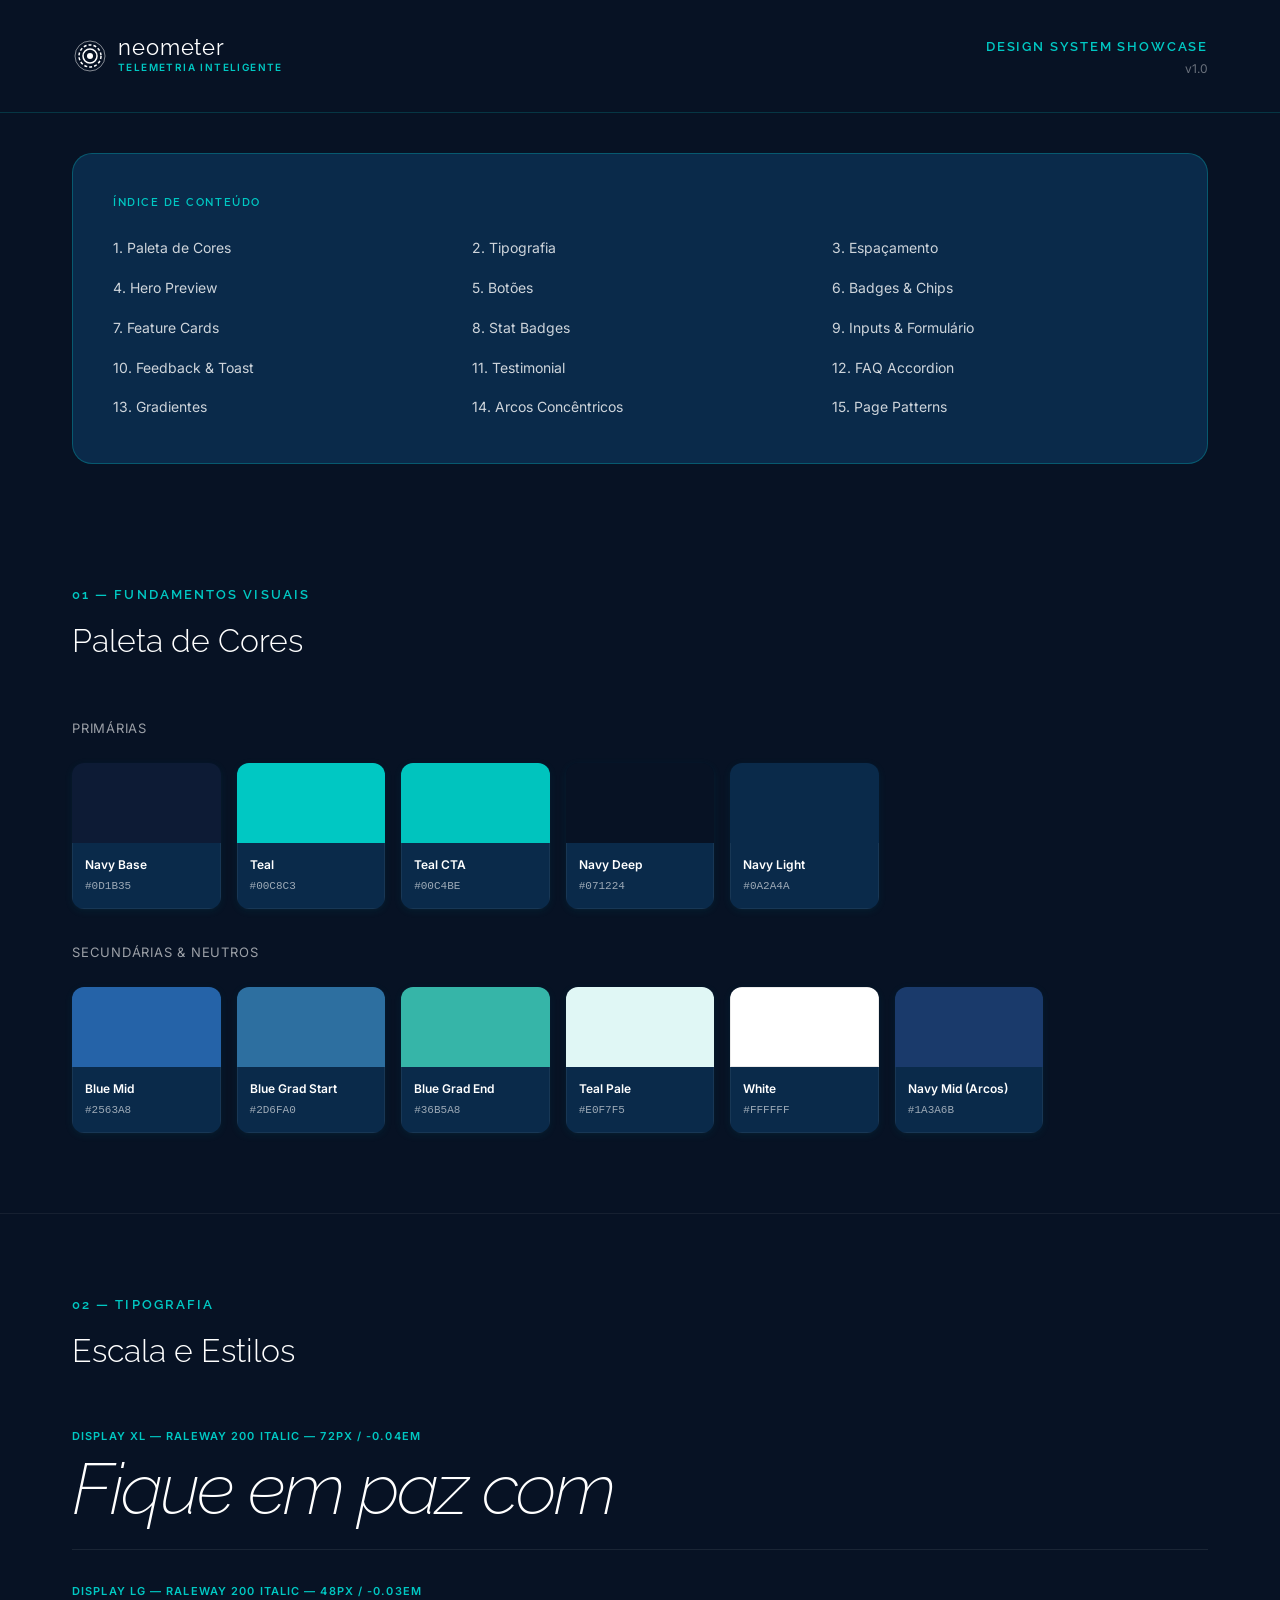
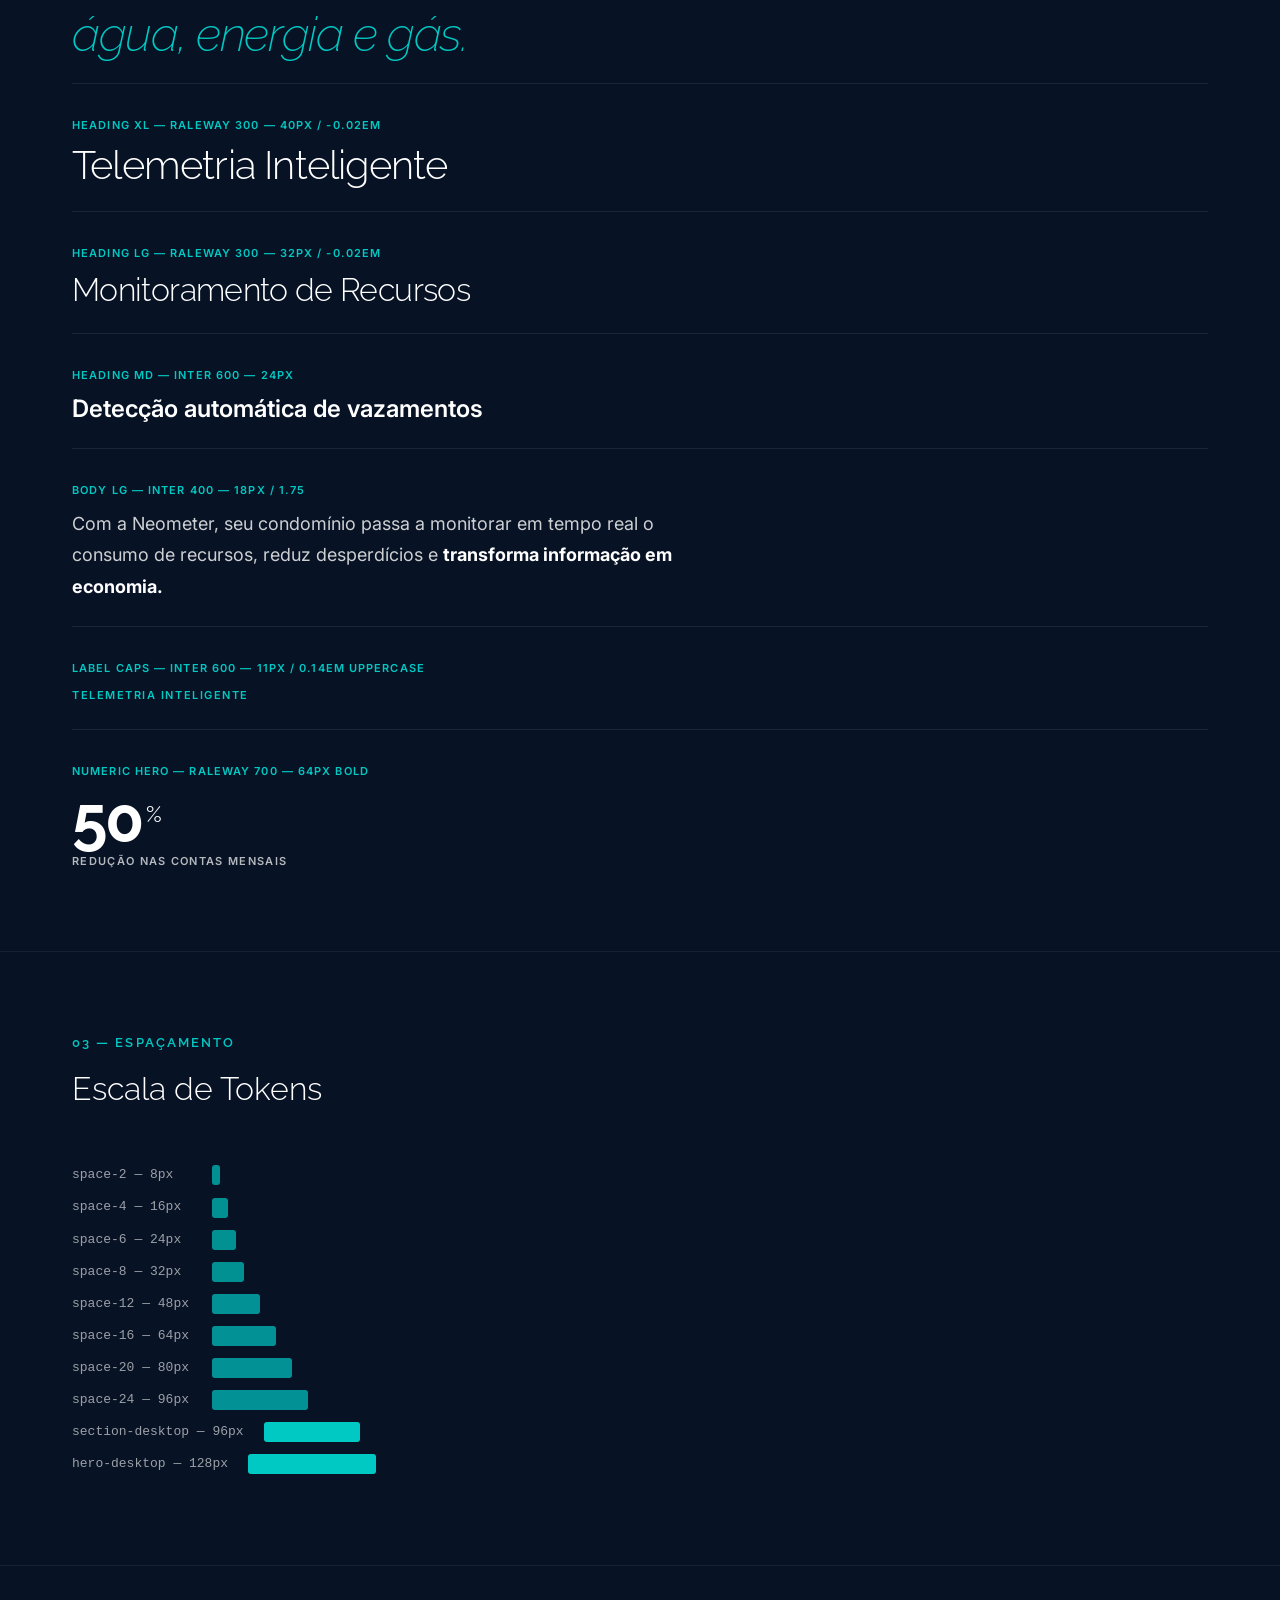
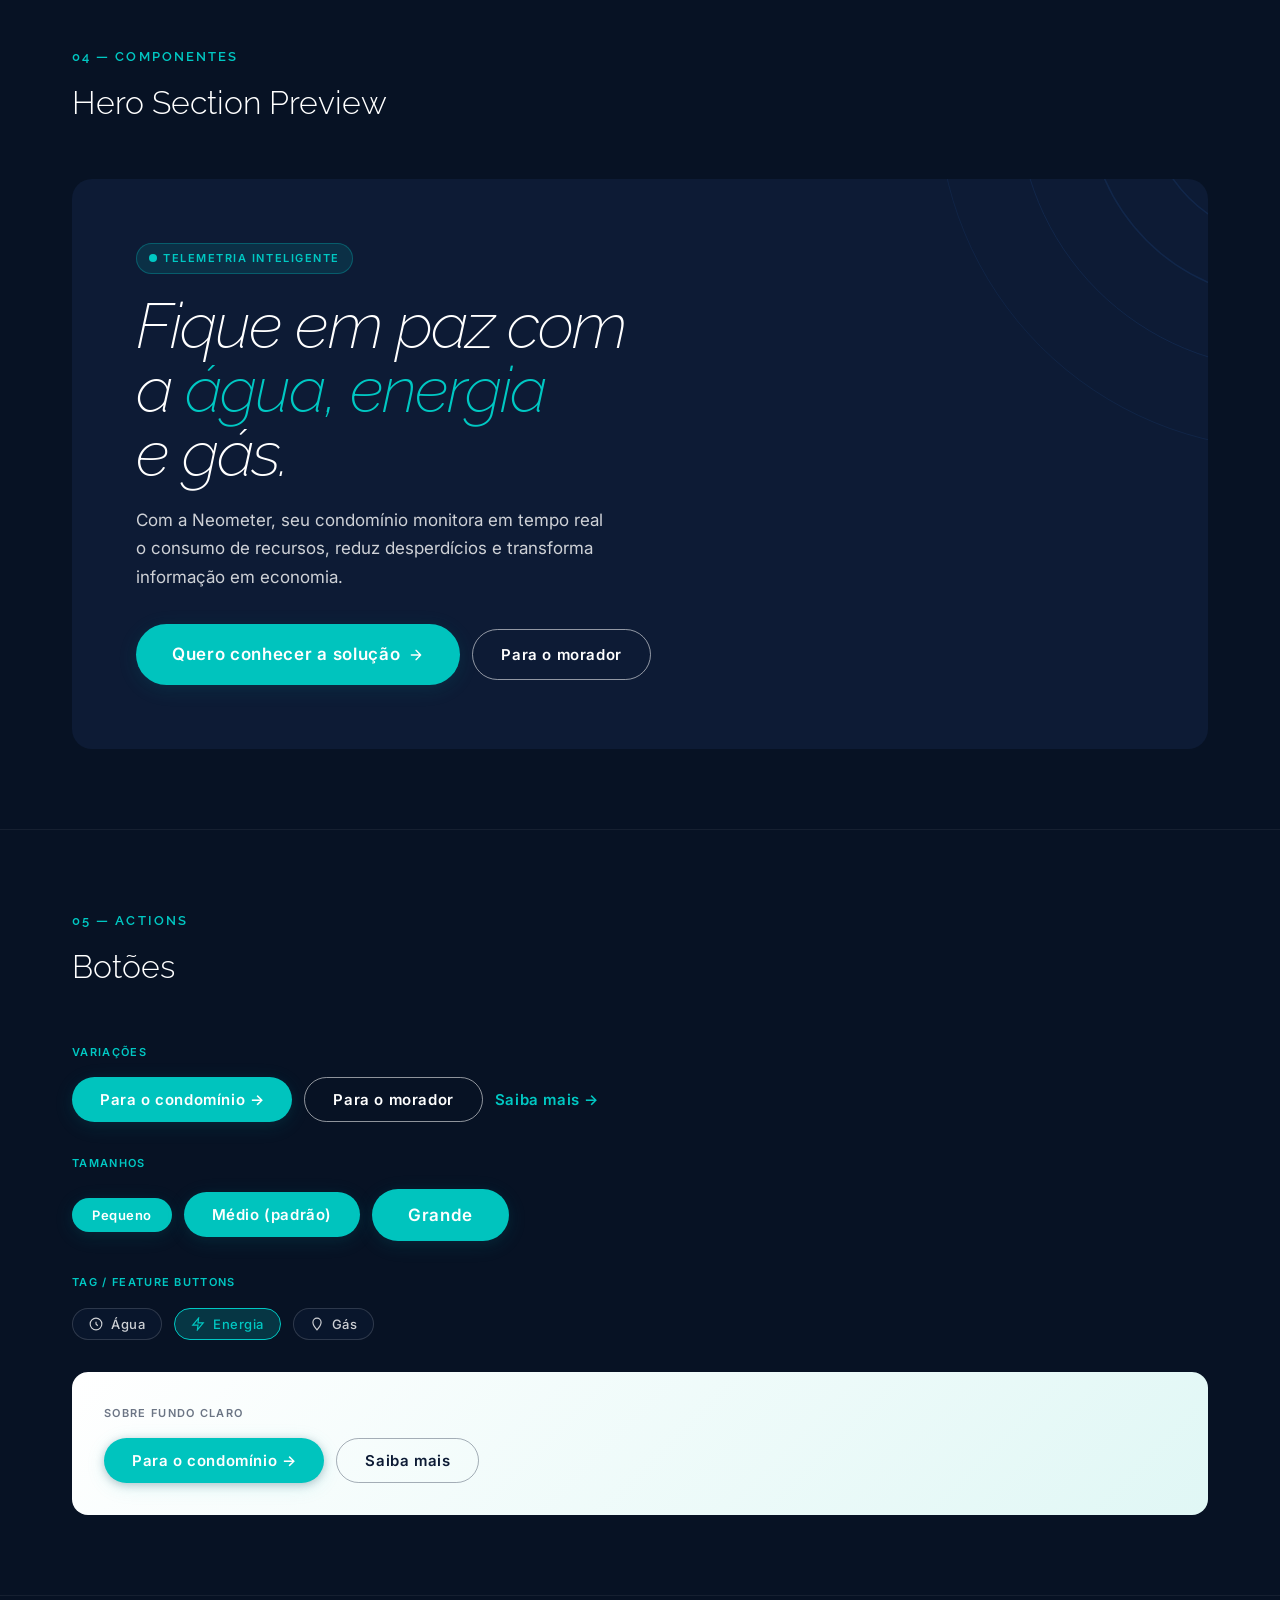
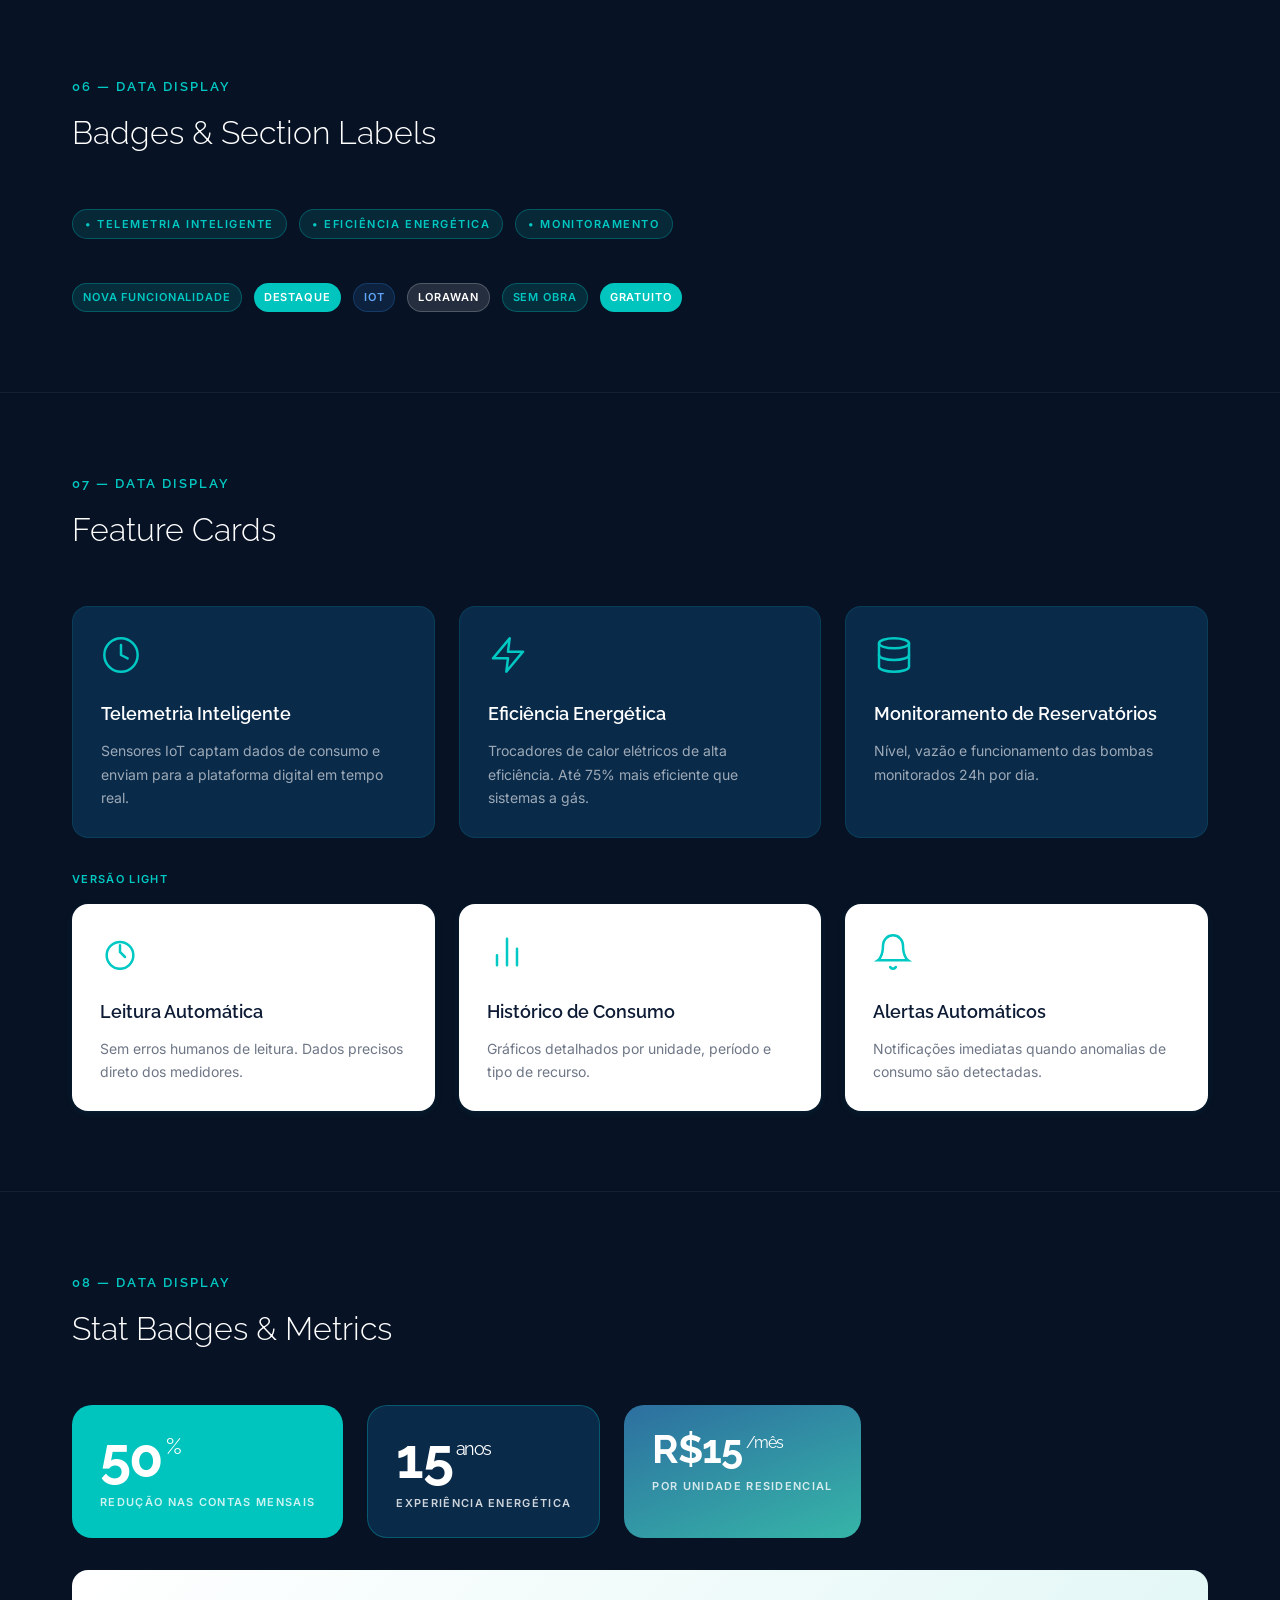
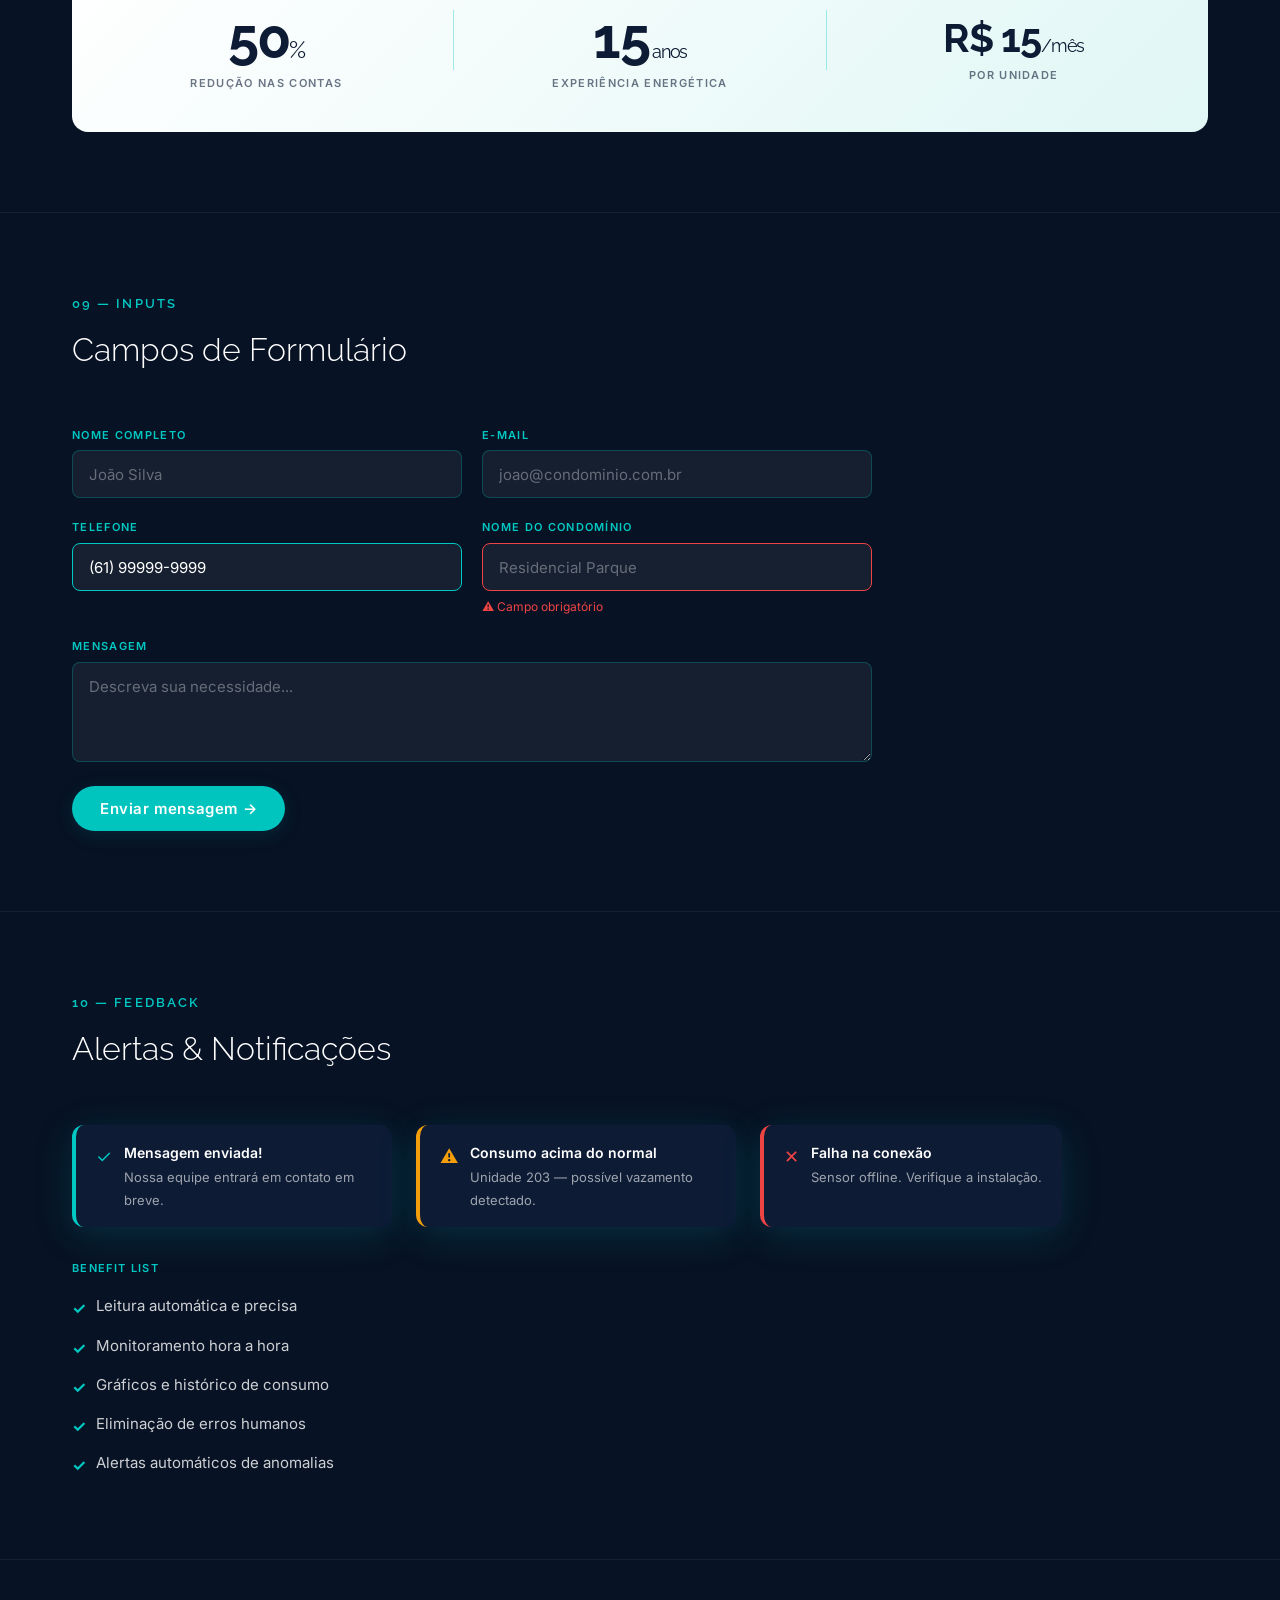
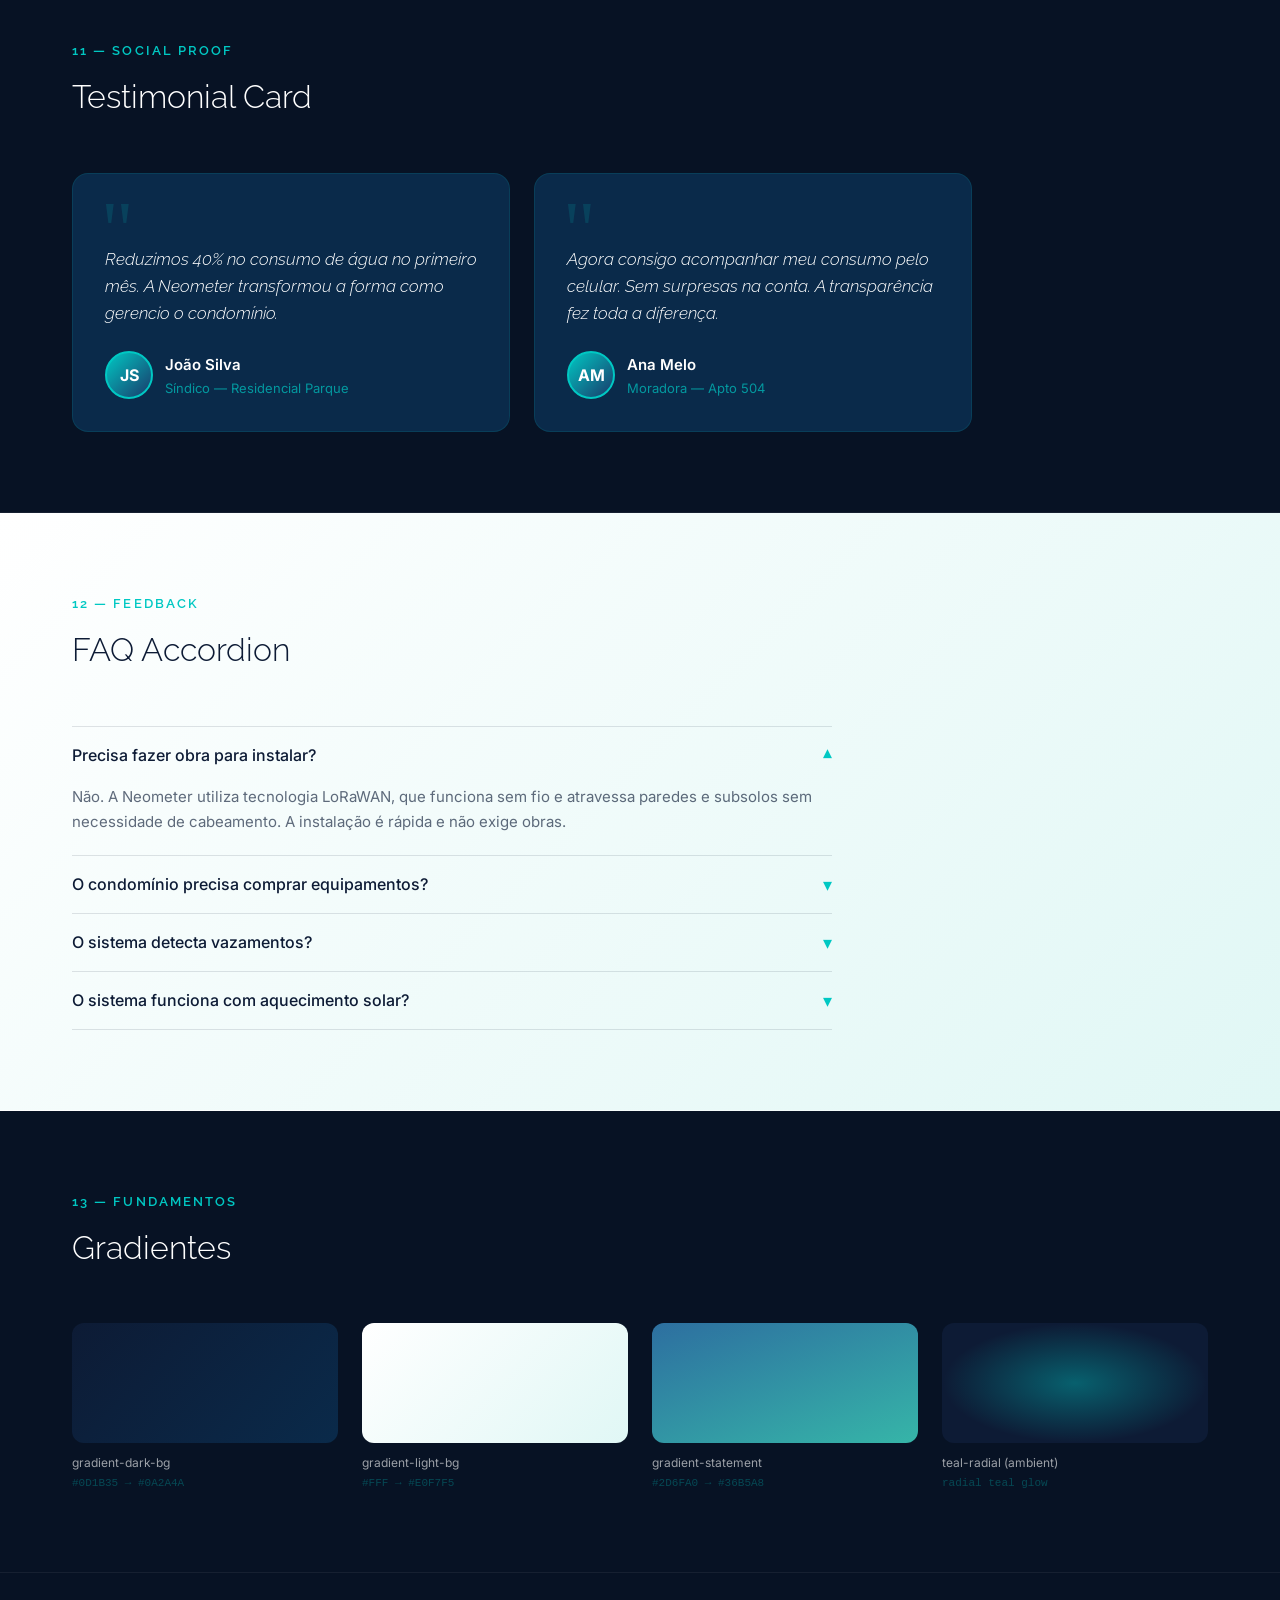
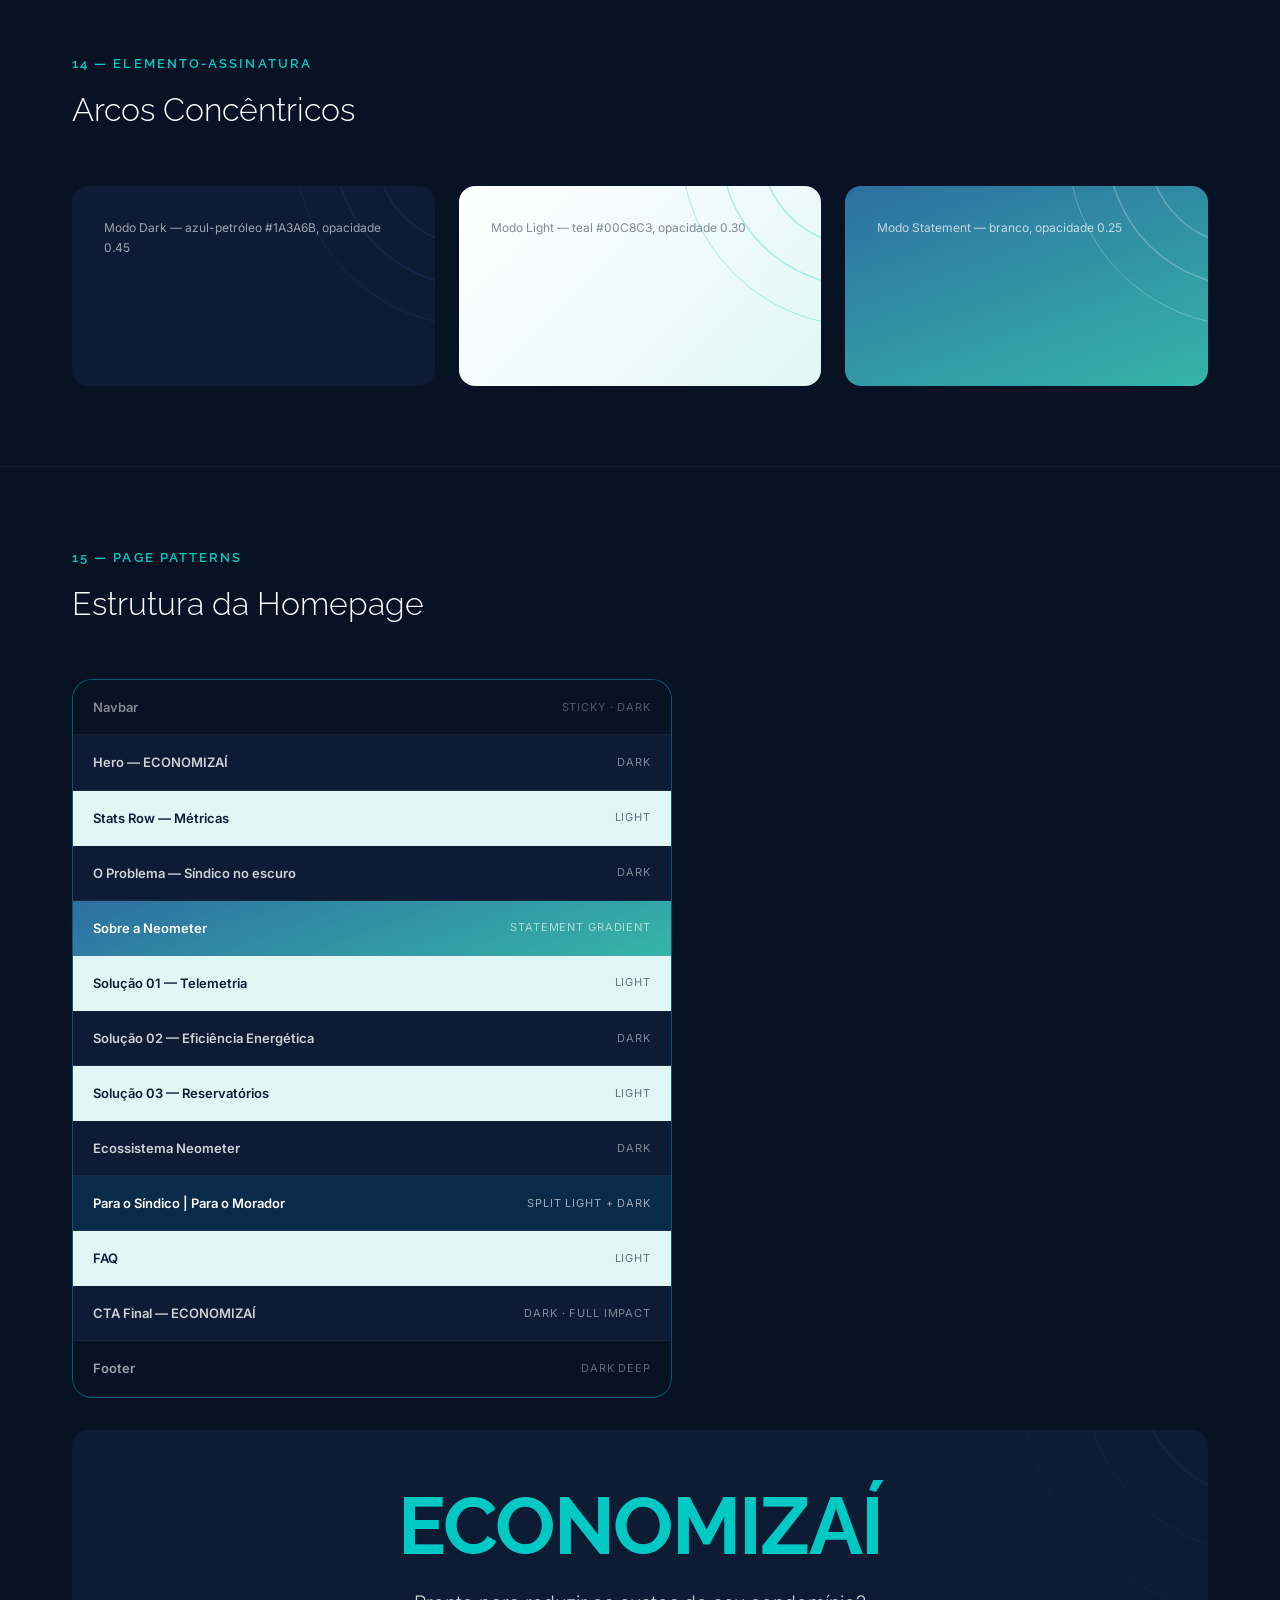
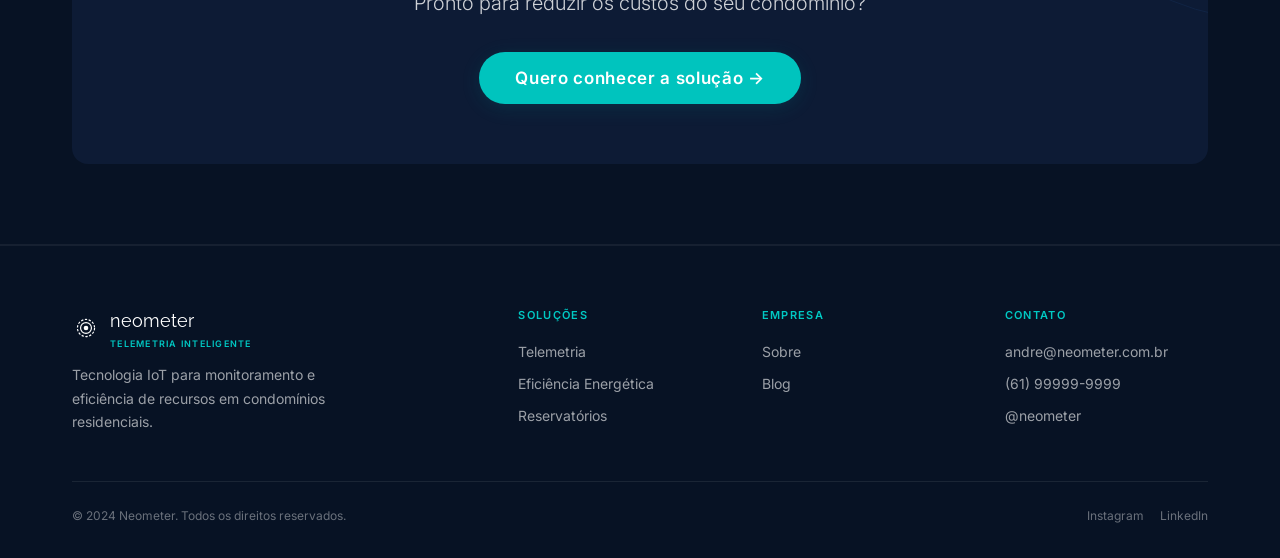
<file: brand/design-system/design-system-showcase.html>
<!DOCTYPE html>
<html lang="pt-BR">
<head>
<meta charset="UTF-8">
<meta name="viewport" content="width=device-width, initial-scale=1.0">
<title>Neometer — Design System Showcase</title>
<link rel="preconnect" href="https://fonts.googleapis.com">
<link rel="preconnect" href="https://fonts.gstatic.com" crossorigin>
<link href="https://fonts.googleapis.com/css2?family=Raleway:ital,wght@0,200;0,300;0,400;0,600;0,700;1,200;1,300&family=Inter:wght@400;500;600;700&display=swap" rel="stylesheet">
<style>
  /* ============================================================
     DESIGN SYSTEM SHOWCASE — NEOMETER
     This file is a VISUAL REFERENCE, not production code.
     ============================================================ */

  /* --- Reset & Base --- */
  *, *::before, *::after { box-sizing: border-box; margin: 0; padding: 0; }
  html { font-size: 16px; }
  body {
    font-family: 'Inter', 'Helvetica Neue', sans-serif;
    background: #071224;
    color: #fff;
    line-height: 1.7;
  }

  /* --- CSS Variables (Design Tokens) --- */
  :root {
    /* Colors */
    --navy-deep: #071224;
    --navy-base: #0D1B35;
    --navy-light: #0A2A4A;
    --navy-mid: #1A3A6B;
    --teal: #00C8C3;
    --teal-cta: #00C4BE;
    --teal-pale: #E0F7F5;
    --teal-dim: rgba(0,200,195,0.12);
    --teal-border: rgba(0,200,195,0.30);
    --blue-mid: #2563A8;
    --white: #FFFFFF;
    --white-80: rgba(255,255,255,0.80);
    --white-60: rgba(255,255,255,0.60);
    --white-40: rgba(255,255,255,0.40);
    --white-20: rgba(255,255,255,0.20);
    --white-10: rgba(255,255,255,0.10);

    /* Typography */
    --font-display: 'Raleway', sans-serif;
    --font-body: 'Inter', sans-serif;

    /* Shadows */
    --shadow-sm: 0 2px 8px rgba(0,200,195,0.08), 0 1px 3px rgba(13,27,53,0.20);
    --shadow-md: 0 4px 20px rgba(0,200,195,0.12), 0 2px 8px rgba(13,27,53,0.25);
    --shadow-lg: 0 8px 40px rgba(0,200,195,0.16), 0 4px 16px rgba(13,27,53,0.30);
    --shadow-teal-glow: 0 0 30px rgba(0,200,195,0.35);

    /* Radius */
    --radius-sm: 6px;
    --radius-md: 12px;
    --radius-lg: 20px;
    --radius-pill: 9999px;
  }

  /* --- Layout Utilities --- */
  .showcase-container {
    max-width: 1200px;
    margin: 0 auto;
    padding: 0 32px;
  }

  .section {
    padding: 80px 0;
    border-bottom: 1px solid rgba(255,255,255,0.06);
  }

  .section.light {
    background: linear-gradient(135deg, #FFFFFF 0%, #E0F7F5 100%);
    color: var(--navy-base);
  }

  .section.statement {
    background: linear-gradient(160deg, #2D6FA0 0%, #36B5A8 100%);
    color: #fff;
  }

  .section-header {
    margin-bottom: 48px;
  }

  .section-header h2 {
    font-family: var(--font-display);
    font-size: 13px;
    font-weight: 600;
    letter-spacing: 0.16em;
    text-transform: uppercase;
    color: var(--teal);
    margin-bottom: 8px;
  }

  .section-header h3 {
    font-family: var(--font-display);
    font-size: 32px;
    font-weight: 300;
    color: #fff;
  }

  .section.light .section-header h3 { color: var(--navy-base); }

  .grid { display: grid; gap: 24px; }
  .grid-2 { grid-template-columns: repeat(2, 1fr); }
  .grid-3 { grid-template-columns: repeat(3, 1fr); }
  .grid-4 { grid-template-columns: repeat(4, 1fr); }
  .flex { display: flex; }
  .flex-wrap { flex-wrap: wrap; }
  .gap-12 { gap: 12px; }
  .gap-16 { gap: 16px; }
  .gap-24 { gap: 24px; }
  .mt-16 { margin-top: 16px; }
  .mt-24 { margin-top: 24px; }
  .mt-32 { margin-top: 32px; }

  /* --- TOC --- */
  .toc {
    background: var(--navy-light);
    border: 1px solid var(--teal-border);
    border-radius: var(--radius-lg);
    padding: 40px;
    margin: 40px 0;
  }
  .toc h2 {
    font-family: var(--font-display);
    font-size: 11px;
    font-weight: 600;
    letter-spacing: 0.14em;
    text-transform: uppercase;
    color: var(--teal);
    margin-bottom: 20px;
  }
  .toc-grid {
    display: grid;
    grid-template-columns: repeat(3, 1fr);
    gap: 8px 24px;
  }
  .toc a {
    color: var(--white-80);
    text-decoration: none;
    font-size: 14px;
    padding: 4px 0;
    transition: color 150ms;
  }
  .toc a:hover { color: var(--teal); }

  /* ============================================================
     1. HERO PREVIEW
     ============================================================ */
  .hero-preview {
    background: var(--navy-base);
    border-radius: var(--radius-lg);
    padding: 64px;
    position: relative;
    overflow: hidden;
    min-height: 420px;
    display: flex;
    align-items: center;
  }

  .hero-arcs {
    position: absolute;
    top: -80px;
    right: -80px;
    width: 450px;
    height: 450px;
    opacity: 0.40;
  }

  .hero-content { position: relative; z-index: 1; max-width: 600px; }

  .section-chip {
    display: inline-flex;
    align-items: center;
    gap: 6px;
    background: var(--teal-dim);
    border: 1px solid var(--teal-border);
    border-radius: var(--radius-pill);
    padding: 5px 12px;
    font-size: 11px;
    font-weight: 600;
    letter-spacing: 0.14em;
    text-transform: uppercase;
    color: var(--teal);
    margin-bottom: 20px;
  }

  .hero-title {
    font-family: var(--font-display);
    font-size: 64px;
    font-weight: 200;
    font-style: italic;
    line-height: 1.0;
    letter-spacing: -0.03em;
    color: #fff;
    margin-bottom: 20px;
  }

  .hero-title .teal { color: var(--teal); }

  .hero-subtitle {
    font-size: 17px;
    font-weight: 400;
    line-height: 1.7;
    color: var(--white-80);
    margin-bottom: 32px;
    max-width: 480px;
  }

  .cta-group { display: flex; gap: 12px; align-items: center; flex-wrap: wrap; }

  /* ============================================================
     2. COLOR PALETTE
     ============================================================ */
  .color-grid { display: grid; grid-template-columns: repeat(auto-fill, minmax(140px, 1fr)); gap: 16px; }

  .color-swatch {
    border-radius: var(--radius-md);
    overflow: hidden;
    box-shadow: var(--shadow-sm);
  }

  .color-block { height: 80px; }

  .color-info {
    padding: 12px;
    background: var(--navy-light);
    border: 1px solid rgba(255,255,255,0.06);
    border-top: none;
  }

  .section.light .color-info { background: #fff; border-color: rgba(13,27,53,0.10); }

  .color-name {
    font-size: 12px;
    font-weight: 600;
    color: #fff;
    margin-bottom: 2px;
  }

  .section.light .color-name { color: var(--navy-base); }

  .color-hex {
    font-size: 11px;
    color: var(--white-60);
    font-family: monospace;
  }

  .section.light .color-hex { color: rgba(13,27,53,0.50); }

  /* ============================================================
     3. TYPOGRAPHY
     ============================================================ */
  .type-specimen { margin-bottom: 32px; border-bottom: 1px solid rgba(255,255,255,0.08); padding-bottom: 24px; }
  .type-meta {
    font-size: 11px;
    letter-spacing: 0.10em;
    text-transform: uppercase;
    color: var(--teal);
    margin-bottom: 8px;
    font-weight: 600;
  }

  /* ============================================================
     4. BUTTONS
     ============================================================ */
  .btn {
    display: inline-flex;
    align-items: center;
    gap: 8px;
    font-family: var(--font-body);
    font-weight: 600;
    font-size: 15px;
    letter-spacing: 0.04em;
    border-radius: var(--radius-pill);
    padding: 13px 28px;
    cursor: pointer;
    border: none;
    transition: transform 150ms cubic-bezier(0.25,0.46,0.45,0.94), box-shadow 150ms cubic-bezier(0.25,0.46,0.45,0.94);
    text-decoration: none;
  }

  .btn-primary {
    background: var(--teal-cta);
    color: #fff;
    box-shadow: var(--shadow-md);
  }
  .btn-primary:hover {
    transform: scale(1.02);
    box-shadow: var(--shadow-teal-glow);
  }
  .btn-primary:active { transform: scale(0.98); }

  .btn-secondary {
    background: transparent;
    color: #fff;
    border: 1.5px solid rgba(255,255,255,0.55);
    padding: 11.5px 28px;
  }
  .btn-secondary:hover { background: rgba(255,255,255,0.10); }

  .btn-ghost {
    background: transparent;
    color: var(--teal);
    padding: 8px 0;
    font-size: 15px;
  }
  .btn-ghost:hover { text-decoration: underline; }

  .btn-tag {
    background: rgba(13,27,53,0.50);
    border: 1px solid rgba(255,255,255,0.15);
    color: var(--white-80);
    font-size: 13px;
    font-weight: 500;
    padding: 7px 16px;
  }
  .btn-tag.active {
    background: rgba(0,200,195,0.20);
    border-color: var(--teal);
    color: var(--teal);
  }
  .btn-tag:hover {
    background: rgba(0,200,195,0.12);
    border-color: rgba(0,200,195,0.50);
  }

  .btn-sm { padding: 9px 20px; font-size: 13px; }
  .btn-lg { padding: 16px 36px; font-size: 17px; }

  .btn-dark-secondary {
    background: transparent;
    color: var(--navy-base);
    border: 1.5px solid rgba(13,27,53,0.40);
    padding: 11.5px 28px;
  }

  /* ============================================================
     5. BADGES & CHIPS
     ============================================================ */
  .badge {
    display: inline-flex;
    align-items: center;
    gap: 4px;
    padding: 4px 10px;
    border-radius: var(--radius-pill);
    font-size: 11px;
    font-weight: 600;
    letter-spacing: 0.08em;
    text-transform: uppercase;
  }
  .badge-teal { background: rgba(0,200,195,0.15); color: var(--teal); border: 1px solid var(--teal-border); }
  .badge-solid { background: var(--teal-cta); color: #fff; }
  .badge-blue { background: rgba(37,99,168,0.20); color: #60a5fa; border: 1px solid rgba(37,99,168,0.40); }
  .badge-white { background: rgba(255,255,255,0.12); color: #fff; border: 1px solid var(--white-20); }

  /* ============================================================
     6. CARDS
     ============================================================ */
  .feature-card {
    background: var(--navy-light);
    border: 1px solid rgba(0,200,195,0.12);
    border-radius: 16px;
    padding: 28px;
    transition: transform 200ms cubic-bezier(0.25,0.46,0.45,0.94), box-shadow 200ms, border-color 200ms;
  }
  .feature-card:hover {
    transform: translateY(-4px);
    box-shadow: var(--shadow-lg);
    border-color: rgba(0,200,195,0.35);
  }
  .feature-card .card-icon {
    width: 40px;
    height: 40px;
    color: var(--teal);
    margin-bottom: 16px;
  }
  .feature-card .card-title {
    font-family: var(--font-display);
    font-size: 18px;
    font-weight: 600;
    color: #fff;
    margin-bottom: 10px;
  }
  .feature-card .card-body {
    font-size: 14px;
    color: var(--white-60);
    line-height: 1.65;
  }

  /* Light card */
  .feature-card.light {
    background: #fff;
    border: none;
    box-shadow: var(--shadow-sm);
  }
  .feature-card.light .card-title { color: var(--navy-base); }
  .feature-card.light .card-body { color: rgba(13,27,53,0.60); }

  /* ============================================================
     7. STAT / METRIC BADGE
     ============================================================ */
  .stat-badge {
    background: var(--teal-cta);
    border-radius: 20px;
    padding: 24px 28px;
    display: inline-block;
  }
  .stat-badge.dark { background: var(--navy-light); border: 1px solid var(--teal-border); }

  .stat-number {
    font-family: var(--font-display);
    font-size: 56px;
    font-weight: 700;
    line-height: 1.0;
    letter-spacing: -0.03em;
    color: #fff;
    display: flex;
    align-items: flex-start;
    gap: 4px;
  }
  .stat-unit { font-size: 22px; font-weight: 400; margin-top: 6px; }
  .stat-label {
    font-size: 11px;
    font-weight: 600;
    letter-spacing: 0.12em;
    text-transform: uppercase;
    color: rgba(255,255,255,0.80);
    margin-top: 8px;
  }

  /* ============================================================
     8. INPUTS
     ============================================================ */
  .input-group { display: flex; flex-direction: column; gap: 6px; }
  .input-label {
    font-size: 11px;
    font-weight: 600;
    letter-spacing: 0.12em;
    text-transform: uppercase;
    color: var(--teal);
  }
  .input-field {
    height: 48px;
    background: rgba(255,255,255,0.06);
    border: 1.5px solid rgba(0,200,195,0.25);
    border-radius: 8px;
    padding: 0 16px;
    font-size: 15px;
    color: #fff;
    font-family: var(--font-body);
    outline: none;
    transition: border-color 150ms, box-shadow 150ms;
  }
  .input-field::placeholder { color: rgba(255,255,255,0.35); }
  .input-field:focus {
    border-color: var(--teal);
    box-shadow: 0 0 0 3px rgba(0,200,195,0.20);
  }
  .input-field.error { border-color: #EF4444; }
  .input-field.success { border-color: var(--teal); }
  .input-error { font-size: 12px; color: #EF4444; display: flex; align-items: center; gap: 4px; }

  /* ============================================================
     9. SECTION DIVIDER / SEPARATOR
     ============================================================ */
  .vertical-line {
    width: 1px;
    background: rgba(0,200,195,0.35);
    align-self: stretch;
    margin: 0 32px;
  }

  /* ============================================================
     10. CONCENTRIC ARCS SVG
     ============================================================ */
  .arcs-svg { overflow: visible; }

  /* ============================================================
     11. TOAST
     ============================================================ */
  .toast {
    background: var(--navy-base);
    border-left: 4px solid var(--teal);
    border-radius: var(--radius-md);
    padding: 16px 20px;
    display: flex;
    align-items: flex-start;
    gap: 12px;
    box-shadow: var(--shadow-lg);
    max-width: 320px;
  }
  .toast-icon { color: var(--teal); font-size: 18px; margin-top: 1px; flex-shrink: 0; }
  .toast-content { flex: 1; }
  .toast-title { font-weight: 600; font-size: 14px; color: #fff; margin-bottom: 2px; }
  .toast-body { font-size: 13px; color: var(--white-60); }

  /* ============================================================
     12. BENEFIT LIST ITEM
     ============================================================ */
  .benefit-list { list-style: none; display: flex; flex-direction: column; gap: 10px; }
  .benefit-item { display: flex; align-items: flex-start; gap: 10px; font-size: 15px; color: var(--white-80); }
  .benefit-item .check { color: var(--teal); font-size: 16px; font-weight: 700; flex-shrink: 0; margin-top: 2px; }
  .benefit-item.dark-text { color: rgba(13,27,53,0.80); }

  /* ============================================================
     13. ACCORDION
     ============================================================ */
  .accordion { border-top: 1px solid rgba(13,27,53,0.12); }
  .accordion-item { border-bottom: 1px solid rgba(13,27,53,0.12); }
  .accordion-trigger {
    display: flex;
    justify-content: space-between;
    align-items: center;
    padding: 18px 0;
    cursor: pointer;
    font-size: 16px;
    font-weight: 500;
    color: var(--navy-base);
    background: none;
    border: none;
    width: 100%;
    text-align: left;
    font-family: var(--font-body);
  }
  .accordion-trigger .chevron { color: var(--teal); font-size: 18px; transition: transform 250ms; }
  .accordion-trigger.open .chevron { transform: rotate(180deg); }
  .accordion-body { font-size: 15px; color: rgba(13,27,53,0.65); line-height: 1.7; padding: 0 0 20px; }

  /* ============================================================
     14. TESTIMONIAL
     ============================================================ */
  .testimonial-card {
    background: var(--navy-light);
    border: 1px solid rgba(0,200,195,0.12);
    border-radius: 16px;
    padding: 32px;
    position: relative;
  }
  .testimonial-quote-mark {
    font-family: Georgia, serif;
    font-size: 80px;
    color: rgba(0,200,195,0.15);
    line-height: 0.8;
    position: absolute;
    top: 24px;
    left: 28px;
  }
  .testimonial-text {
    font-family: var(--font-display);
    font-size: 17px;
    font-weight: 300;
    font-style: italic;
    color: #fff;
    line-height: 1.6;
    margin-top: 40px;
    margin-bottom: 24px;
  }
  .testimonial-author { display: flex; align-items: center; gap: 12px; }
  .avatar {
    width: 48px;
    height: 48px;
    border-radius: 50%;
    border: 2px solid var(--teal);
    background: linear-gradient(135deg, var(--teal), var(--navy-mid));
    display: flex;
    align-items: center;
    justify-content: center;
    font-weight: 700;
    font-size: 16px;
    color: #fff;
    flex-shrink: 0;
  }
  .author-name { font-size: 15px; font-weight: 600; color: #fff; }
  .author-role { font-size: 13px; color: rgba(0,200,195,0.70); }

  /* ============================================================
     15. SPACING SCALE
     ============================================================ */
  .spacing-item { display: flex; align-items: center; gap: 20px; margin-bottom: 10px; }
  .spacing-bar { background: var(--teal); border-radius: 3px; height: 20px; opacity: 0.70; }
  .spacing-label { font-size: 13px; color: var(--white-60); min-width: 120px; font-family: monospace; }

  /* ============================================================
     16. LOGO PREVIEW
     ============================================================ */
  .logo-preview {
    display: flex;
    align-items: center;
    gap: 10px;
  }
  .logo-icon {
    width: 36px;
    height: 36px;
    color: #fff;
  }
  .logo-text { display: flex; flex-direction: column; }
  .logo-wordmark {
    font-family: var(--font-display);
    font-size: 22px;
    font-weight: 400;
    letter-spacing: 0.04em;
    color: #fff;
    line-height: 1.1;
  }
  .logo-tagline {
    font-size: 10px;
    letter-spacing: 0.14em;
    text-transform: uppercase;
    color: var(--teal);
    font-weight: 600;
  }

  /* ============================================================
     GRADIENT BACKGROUNDS FOR SWATCHES
     ============================================================ */
  .grad-light { background: linear-gradient(135deg, #FFFFFF 0%, #E0F7F5 100%); }
  .grad-dark { background: linear-gradient(135deg, #0D1B35 0%, #0A2A4A 100%); }
  .grad-statement { background: linear-gradient(160deg, #2D6FA0 0%, #36B5A8 100%); }
  .grad-teal-glow { background: radial-gradient(ellipse at center, rgba(0,200,195,0.4), transparent 70%), #0D1B35; }

  /* ============================================================
     SHOWCASE PAGE HEADER
     ============================================================ */
  .showcase-header {
    background: var(--navy-deep);
    border-bottom: 1px solid rgba(0,200,195,0.20);
    padding: 32px 0;
    position: sticky;
    top: 0;
    z-index: 100;
    backdrop-filter: blur(12px);
  }
  .showcase-header-inner {
    display: flex;
    align-items: center;
    justify-content: space-between;
  }
  .showcase-title {
    font-family: var(--font-display);
    font-size: 13px;
    font-weight: 600;
    letter-spacing: 0.14em;
    text-transform: uppercase;
    color: var(--teal);
  }
  .showcase-version { font-size: 12px; color: var(--white-40); }

  /* ============================================================
     PAGE PATTERN PREVIEW
     ============================================================ */
  .page-pattern-preview {
    background: var(--navy-light);
    border: 1px solid var(--teal-border);
    border-radius: var(--radius-lg);
    overflow: hidden;
  }
  .page-section-block {
    padding: 16px 20px;
    border-bottom: 1px solid rgba(255,255,255,0.06);
    display: flex;
    align-items: center;
    justify-content: space-between;
    font-size: 13px;
  }
  .page-section-block.dark { background: var(--navy-base); color: var(--white-80); }
  .page-section-block.light { background: #E0F7F5; color: var(--navy-base); }
  .page-section-block.statement { background: linear-gradient(160deg, #2D6FA0, #36B5A8); color: #fff; }
  .page-section-block.deep { background: var(--navy-deep); color: var(--white-60); }
  .section-block-name { font-weight: 600; }
  .section-block-mode { font-size: 11px; opacity: 0.60; letter-spacing: 0.08em; text-transform: uppercase; }

  /* Responsive */
  @media (max-width: 768px) {
    .grid-3, .grid-4 { grid-template-columns: 1fr; }
    .grid-2 { grid-template-columns: 1fr; }
    .toc-grid { grid-template-columns: repeat(2, 1fr); }
    .hero-title { font-size: 40px; }
    .hero-preview { padding: 40px 28px; }
    .showcase-container { padding: 0 20px; }
  }
</style>
</head>
<body>

<!-- SHOWCASE HEADER -->
<header class="showcase-header">
  <div class="showcase-container">
    <div class="showcase-header-inner">
      <div class="logo-preview">
        <svg class="logo-icon" viewBox="0 0 36 36" fill="none">
          <circle cx="18" cy="18" r="3" fill="currentColor"/>
          <circle cx="18" cy="18" r="7" stroke="currentColor" stroke-width="1.5" fill="none"/>
          <circle cx="18" cy="18" r="11" stroke="currentColor" stroke-width="1.5" fill="none" stroke-dasharray="3 2"/>
          <circle cx="18" cy="18" r="15" stroke="currentColor" stroke-width="1" fill="none" opacity="0.5"/>
        </svg>
        <div class="logo-text">
          <span class="logo-wordmark">neometer</span>
          <span class="logo-tagline">Telemetria Inteligente</span>
        </div>
      </div>
      <div>
        <span class="showcase-title">Design System Showcase</span>
        <span class="showcase-version" style="display:block;text-align:right;">v1.0</span>
      </div>
    </div>
  </div>
</header>

<main>
  <div class="showcase-container">

    <!-- TOC -->
    <div class="toc">
      <h2>Índice de Conteúdo</h2>
      <div class="toc-grid">
        <a href="#colors">1. Paleta de Cores</a>
        <a href="#typography">2. Tipografia</a>
        <a href="#spacing">3. Espaçamento</a>
        <a href="#hero">4. Hero Preview</a>
        <a href="#buttons">5. Botões</a>
        <a href="#badges">6. Badges & Chips</a>
        <a href="#cards">7. Feature Cards</a>
        <a href="#stats">8. Stat Badges</a>
        <a href="#inputs">9. Inputs & Formulário</a>
        <a href="#feedback">10. Feedback & Toast</a>
        <a href="#testimonial">11. Testimonial</a>
        <a href="#faq">12. FAQ Accordion</a>
        <a href="#gradients">13. Gradientes</a>
        <a href="#arcs">14. Arcos Concêntricos</a>
        <a href="#patterns">15. Page Patterns</a>
      </div>
    </div>

  </div>

  <!-- ============================================================
       1. COLOR PALETTE
       ============================================================ -->
  <section class="section" id="colors">
    <div class="showcase-container">
      <div class="section-header">
        <h2>01 — Fundamentos Visuais</h2>
        <h3>Paleta de Cores</h3>
      </div>

      <p style="font-size:13px;color:var(--white-60);margin-bottom:24px;letter-spacing:0.06em;text-transform:uppercase;">Primárias</p>
      <div class="color-grid" style="margin-bottom:32px;">
        <div class="color-swatch">
          <div class="color-block" style="background:#0D1B35;"></div>
          <div class="color-info"><div class="color-name">Navy Base</div><div class="color-hex">#0D1B35</div></div>
        </div>
        <div class="color-swatch">
          <div class="color-block" style="background:#00C8C3;"></div>
          <div class="color-info"><div class="color-name">Teal</div><div class="color-hex">#00C8C3</div></div>
        </div>
        <div class="color-swatch">
          <div class="color-block" style="background:#00C4BE;"></div>
          <div class="color-info"><div class="color-name">Teal CTA</div><div class="color-hex">#00C4BE</div></div>
        </div>
        <div class="color-swatch">
          <div class="color-block" style="background:#071224;"></div>
          <div class="color-info"><div class="color-name">Navy Deep</div><div class="color-hex">#071224</div></div>
        </div>
        <div class="color-swatch">
          <div class="color-block" style="background:#0A2A4A;"></div>
          <div class="color-info"><div class="color-name">Navy Light</div><div class="color-hex">#0A2A4A</div></div>
        </div>
      </div>

      <p style="font-size:13px;color:var(--white-60);margin-bottom:24px;letter-spacing:0.06em;text-transform:uppercase;">Secundárias & Neutros</p>
      <div class="color-grid">
        <div class="color-swatch">
          <div class="color-block" style="background:#2563A8;"></div>
          <div class="color-info"><div class="color-name">Blue Mid</div><div class="color-hex">#2563A8</div></div>
        </div>
        <div class="color-swatch">
          <div class="color-block" style="background:#2D6FA0;"></div>
          <div class="color-info"><div class="color-name">Blue Grad Start</div><div class="color-hex">#2D6FA0</div></div>
        </div>
        <div class="color-swatch">
          <div class="color-block" style="background:#36B5A8;"></div>
          <div class="color-info"><div class="color-name">Blue Grad End</div><div class="color-hex">#36B5A8</div></div>
        </div>
        <div class="color-swatch">
          <div class="color-block" style="background:#E0F7F5;"></div>
          <div class="color-info"><div class="color-name">Teal Pale</div><div class="color-hex">#E0F7F5</div></div>
        </div>
        <div class="color-swatch">
          <div class="color-block" style="background:#FFFFFF;border:1px solid rgba(0,0,0,0.08);"></div>
          <div class="color-info"><div class="color-name">White</div><div class="color-hex">#FFFFFF</div></div>
        </div>
        <div class="color-swatch">
          <div class="color-block" style="background:#1A3A6B;"></div>
          <div class="color-info"><div class="color-name">Navy Mid (Arcos)</div><div class="color-hex">#1A3A6B</div></div>
        </div>
      </div>
    </div>
  </section>

  <!-- ============================================================
       2. TYPOGRAPHY
       ============================================================ -->
  <section class="section" id="typography">
    <div class="showcase-container">
      <div class="section-header">
        <h2>02 — Tipografia</h2>
        <h3>Escala e Estilos</h3>
      </div>

      <div class="type-specimen">
        <div class="type-meta">Display XL — Raleway 200 Italic — 72px / -0.04em</div>
        <div style="font-family:'Raleway',sans-serif;font-size:72px;font-weight:200;font-style:italic;line-height:1.0;letter-spacing:-0.04em;color:#fff;">
          Fique em paz com
        </div>
      </div>

      <div class="type-specimen">
        <div class="type-meta">Display LG — Raleway 200 Italic — 48px / -0.03em</div>
        <div style="font-family:'Raleway',sans-serif;font-size:48px;font-weight:200;font-style:italic;line-height:1.05;letter-spacing:-0.03em;color:#00C8C3;">
          água, energia e gás.
        </div>
      </div>

      <div class="type-specimen">
        <div class="type-meta">Heading XL — Raleway 300 — 40px / -0.02em</div>
        <div style="font-family:'Raleway',sans-serif;font-size:40px;font-weight:300;line-height:1.1;letter-spacing:-0.02em;color:#fff;">
          Telemetria Inteligente
        </div>
      </div>

      <div class="type-specimen">
        <div class="type-meta">Heading LG — Raleway 300 — 32px / -0.02em</div>
        <div style="font-family:'Raleway',sans-serif;font-size:32px;font-weight:300;line-height:1.2;letter-spacing:-0.02em;color:#fff;">
          Monitoramento de Recursos
        </div>
      </div>

      <div class="type-specimen">
        <div class="type-meta">Heading MD — Inter 600 — 24px</div>
        <div style="font-family:'Inter',sans-serif;font-size:24px;font-weight:600;line-height:1.3;color:#fff;">
          Detecção automática de vazamentos
        </div>
      </div>

      <div class="type-specimen">
        <div class="type-meta">Body LG — Inter 400 — 18px / 1.75</div>
        <div style="font-family:'Inter',sans-serif;font-size:18px;font-weight:400;line-height:1.75;color:rgba(255,255,255,0.80);max-width:600px;">
          Com a Neometer, seu condomínio passa a monitorar em tempo real o consumo de recursos, reduz desperdícios e <strong style="color:#fff;font-weight:700;">transforma informação em economia.</strong>
        </div>
      </div>

      <div class="type-specimen">
        <div class="type-meta">Label Caps — Inter 600 — 11px / 0.14em uppercase</div>
        <div style="font-family:'Inter',sans-serif;font-size:11px;font-weight:600;letter-spacing:0.14em;text-transform:uppercase;color:#00C8C3;">
          TELEMETRIA INTELIGENTE
        </div>
      </div>

      <div class="type-specimen" style="border:none;padding-bottom:0;margin-bottom:0;">
        <div class="type-meta">Numeric Hero — Raleway 700 — 64px bold</div>
        <div style="display:flex;align-items:flex-start;gap:4px;">
          <span style="font-family:'Raleway',sans-serif;font-size:64px;font-weight:700;line-height:1.0;letter-spacing:-0.03em;color:#fff;">50</span>
          <span style="font-family:'Raleway',sans-serif;font-size:22px;font-weight:400;color:#fff;margin-top:8px;">%</span>
        </div>
        <div style="font-size:11px;font-weight:600;letter-spacing:0.12em;text-transform:uppercase;color:rgba(255,255,255,0.70);">REDUÇÃO NAS CONTAS MENSAIS</div>
      </div>
    </div>
  </section>

  <!-- ============================================================
       3. SPACING
       ============================================================ -->
  <section class="section" id="spacing">
    <div class="showcase-container">
      <div class="section-header">
        <h2>03 — Espaçamento</h2>
        <h3>Escala de Tokens</h3>
      </div>

      <div>
        <div class="spacing-item"><div class="spacing-label">space-2 — 8px</div><div class="spacing-bar" style="width:8px;"></div></div>
        <div class="spacing-item"><div class="spacing-label">space-4 — 16px</div><div class="spacing-bar" style="width:16px;"></div></div>
        <div class="spacing-item"><div class="spacing-label">space-6 — 24px</div><div class="spacing-bar" style="width:24px;"></div></div>
        <div class="spacing-item"><div class="spacing-label">space-8 — 32px</div><div class="spacing-bar" style="width:32px;"></div></div>
        <div class="spacing-item"><div class="spacing-label">space-12 — 48px</div><div class="spacing-bar" style="width:48px;"></div></div>
        <div class="spacing-item"><div class="spacing-label">space-16 — 64px</div><div class="spacing-bar" style="width:64px;"></div></div>
        <div class="spacing-item"><div class="spacing-label">space-20 — 80px</div><div class="spacing-bar" style="width:80px;"></div></div>
        <div class="spacing-item"><div class="spacing-label">space-24 — 96px</div><div class="spacing-bar" style="width:96px;"></div></div>
        <div class="spacing-item"><div class="spacing-label">section-desktop — 96px</div><div class="spacing-bar" style="width:96px;background:var(--teal);opacity:1;"></div></div>
        <div class="spacing-item"><div class="spacing-label">hero-desktop — 128px</div><div class="spacing-bar" style="width:128px;background:var(--teal);opacity:1;"></div></div>
      </div>
    </div>
  </section>

  <!-- ============================================================
       4. HERO PREVIEW
       ============================================================ -->
  <section class="section" id="hero">
    <div class="showcase-container">
      <div class="section-header">
        <h2>04 — Componentes</h2>
        <h3>Hero Section Preview</h3>
      </div>

      <div class="hero-preview">
        <!-- Arcos decorativos -->
        <svg class="hero-arcs arcs-svg" viewBox="0 0 450 450" fill="none">
          <circle cx="450" cy="0" r="80" stroke="#1A3A6B" stroke-width="1.5"/>
          <circle cx="450" cy="0" r="140" stroke="#1A3A6B" stroke-width="1.5"/>
          <circle cx="450" cy="0" r="200" stroke="#1A3A6B" stroke-width="1.5"/>
          <circle cx="450" cy="0" r="270" stroke="#1A3A6B" stroke-width="1"/>
          <circle cx="450" cy="0" r="350" stroke="#1A3A6B" stroke-width="0.8"/>
        </svg>

        <div class="hero-content">
          <div class="section-chip">
            <svg width="8" height="8" viewBox="0 0 8 8" fill="currentColor"><circle cx="4" cy="4" r="4"/></svg>
            Telemetria Inteligente
          </div>

          <div class="hero-title">
            Fique em paz com<br>
            a <span class="teal">água, energia</span><br>
            e gás.
          </div>

          <p class="hero-subtitle">
            Com a Neometer, seu condomínio monitora em tempo real o consumo de recursos, reduz desperdícios e transforma informação em economia.
          </p>

          <div class="cta-group">
            <a href="#" class="btn btn-primary btn-lg">
              Quero conhecer a solução
              <svg width="16" height="16" viewBox="0 0 24 24" fill="none" stroke="currentColor" stroke-width="2" stroke-linecap="round" stroke-linejoin="round"><path d="M5 12h14M12 5l7 7-7 7"/></svg>
            </a>
            <a href="#" class="btn btn-secondary">Para o morador</a>
          </div>
        </div>
      </div>
    </div>
  </section>

  <!-- ============================================================
       5. BUTTONS
       ============================================================ -->
  <section class="section" id="buttons">
    <div class="showcase-container">
      <div class="section-header">
        <h2>05 — Actions</h2>
        <h3>Botões</h3>
      </div>

      <div style="margin-bottom:32px;">
        <p style="font-size:11px;letter-spacing:0.12em;text-transform:uppercase;color:var(--teal);margin-bottom:16px;font-weight:600;">Variações</p>
        <div class="flex flex-wrap gap-12">
          <button class="btn btn-primary">Para o condomínio →</button>
          <button class="btn btn-secondary">Para o morador</button>
          <button class="btn btn-ghost">Saiba mais →</button>
        </div>
      </div>

      <div style="margin-bottom:32px;">
        <p style="font-size:11px;letter-spacing:0.12em;text-transform:uppercase;color:var(--teal);margin-bottom:16px;font-weight:600;">Tamanhos</p>
        <div class="flex flex-wrap gap-12" style="align-items:center;">
          <button class="btn btn-primary btn-sm">Pequeno</button>
          <button class="btn btn-primary">Médio (padrão)</button>
          <button class="btn btn-primary btn-lg">Grande</button>
        </div>
      </div>

      <div style="margin-bottom:32px;">
        <p style="font-size:11px;letter-spacing:0.12em;text-transform:uppercase;color:var(--teal);margin-bottom:16px;font-weight:600;">Tag / Feature Buttons</p>
        <div class="flex flex-wrap gap-12">
          <button class="btn btn-tag">
            <svg width="14" height="14" viewBox="0 0 24 24" fill="none" stroke="currentColor" stroke-width="2"><path d="M12 2C6.5 2 2 6.5 2 12s4.5 10 10 10 10-4.5 10-10S17.5 2 12 2M12 8v4l3 3"/></svg>
            Água
          </button>
          <button class="btn btn-tag active">
            <svg width="14" height="14" viewBox="0 0 24 24" fill="none" stroke="currentColor" stroke-width="2"><path d="M13 2L3 14h9l-1 8 10-12h-9l1-8z"/></svg>
            Energia
          </button>
          <button class="btn btn-tag">
            <svg width="14" height="14" viewBox="0 0 24 24" fill="none" stroke="currentColor" stroke-width="2"><path d="M12 2a7 7 0 017 7c0 5.25-7 13-7 13S5 14.25 5 9a7 7 0 017-7z"/></svg>
            Gás
          </button>
        </div>
      </div>

      <div style="background:linear-gradient(135deg,#FFFFFF,#E0F7F5);border-radius:16px;padding:32px;">
        <p style="font-size:11px;letter-spacing:0.12em;text-transform:uppercase;color:var(--navy-base);margin-bottom:16px;font-weight:600;opacity:0.60;">Sobre Fundo Claro</p>
        <div class="flex flex-wrap gap-12">
          <button class="btn btn-primary">Para o condomínio →</button>
          <button class="btn btn-dark-secondary btn-secondary" style="color:var(--navy-base);border-color:rgba(13,27,53,0.35);">Saiba mais</button>
        </div>
      </div>
    </div>
  </section>

  <!-- ============================================================
       6. BADGES
       ============================================================ -->
  <section class="section" id="badges">
    <div class="showcase-container">
      <div class="section-header">
        <h2>06 — Data Display</h2>
        <h3>Badges & Section Labels</h3>
      </div>

      <div class="flex flex-wrap gap-12 mt-16">
        <div class="section-chip">• Telemetria Inteligente</div>
        <div class="section-chip">• Eficiência Energética</div>
        <div class="section-chip">• Monitoramento</div>
      </div>

      <div class="flex flex-wrap gap-12 mt-24">
        <span class="badge badge-teal">Nova funcionalidade</span>
        <span class="badge badge-solid">Destaque</span>
        <span class="badge badge-blue">IoT</span>
        <span class="badge badge-white">LoRaWAN</span>
        <span class="badge badge-teal">Sem obra</span>
        <span class="badge badge-solid">Gratuito</span>
      </div>
    </div>
  </section>

  <!-- ============================================================
       7. CARDS
       ============================================================ -->
  <section class="section" id="cards">
    <div class="showcase-container">
      <div class="section-header">
        <h2>07 — Data Display</h2>
        <h3>Feature Cards</h3>
      </div>

      <div class="grid grid-3">
        <div class="feature-card">
          <svg class="card-icon" viewBox="0 0 24 24" fill="none" stroke="currentColor" stroke-width="1.5" stroke-linecap="round" stroke-linejoin="round">
            <path d="M12 2C6.5 2 2 6.5 2 12s4.5 10 10 10 10-4.5 10-10S17.5 2 12 2"/>
            <path d="M12 6v6l4 2"/>
          </svg>
          <div class="card-title">Telemetria Inteligente</div>
          <div class="card-body">Sensores IoT captam dados de consumo e enviam para a plataforma digital em tempo real.</div>
        </div>

        <div class="feature-card">
          <svg class="card-icon" viewBox="0 0 24 24" fill="none" stroke="currentColor" stroke-width="1.5" stroke-linecap="round" stroke-linejoin="round">
            <path d="M13 2L3 14h9l-1 8 10-12h-9l1-8z"/>
          </svg>
          <div class="card-title">Eficiência Energética</div>
          <div class="card-body">Trocadores de calor elétricos de alta eficiência. Até 75% mais eficiente que sistemas a gás.</div>
        </div>

        <div class="feature-card">
          <svg class="card-icon" viewBox="0 0 24 24" fill="none" stroke="currentColor" stroke-width="1.5" stroke-linecap="round" stroke-linejoin="round">
            <ellipse cx="12" cy="5" rx="9" ry="3"/>
            <path d="M21 12c0 1.66-4 3-9 3s-9-1.34-9-3"/>
            <path d="M3 5v14c0 1.66 4 3 9 3s9-1.34 9-3V5"/>
          </svg>
          <div class="card-title">Monitoramento de Reservatórios</div>
          <div class="card-body">Nível, vazão e funcionamento das bombas monitorados 24h por dia.</div>
        </div>
      </div>

      <div class="mt-32">
        <p style="font-size:11px;letter-spacing:0.12em;text-transform:uppercase;color:var(--teal);margin-bottom:16px;font-weight:600;">Versão Light</p>
        <div class="grid grid-3">
          <div class="feature-card light">
            <svg style="width:40px;height:40px;color:var(--teal);margin-bottom:16px;" viewBox="0 0 24 24" fill="none" stroke="currentColor" stroke-width="1.5" stroke-linecap="round"><path d="M12 22a8 8 0 100-16 8 8 0 000 16zM12 8v4l3 3"/></svg>
            <div class="card-title">Leitura Automática</div>
            <div class="card-body">Sem erros humanos de leitura. Dados precisos direto dos medidores.</div>
          </div>
          <div class="feature-card light">
            <svg style="width:40px;height:40px;color:var(--teal);margin-bottom:16px;" viewBox="0 0 24 24" fill="none" stroke="currentColor" stroke-width="1.5" stroke-linecap="round"><path d="M18 20V10M12 20V4M6 20v-6"/></svg>
            <div class="card-title">Histórico de Consumo</div>
            <div class="card-body">Gráficos detalhados por unidade, período e tipo de recurso.</div>
          </div>
          <div class="feature-card light">
            <svg style="width:40px;height:40px;color:var(--teal);margin-bottom:16px;" viewBox="0 0 24 24" fill="none" stroke="currentColor" stroke-width="1.5" stroke-linecap="round"><path d="M18 8A6 6 0 006 8c0 7-3 9-3 9h18s-3-2-3-9M13.73 21a2 2 0 01-3.46 0"/></svg>
            <div class="card-title">Alertas Automáticos</div>
            <div class="card-body">Notificações imediatas quando anomalias de consumo são detectadas.</div>
          </div>
        </div>
      </div>
    </div>
  </section>

  <!-- ============================================================
       8. STAT BADGES
       ============================================================ -->
  <section class="section" id="stats">
    <div class="showcase-container">
      <div class="section-header">
        <h2>08 — Data Display</h2>
        <h3>Stat Badges & Metrics</h3>
      </div>

      <div class="flex flex-wrap gap-24">
        <div class="stat-badge">
          <div class="stat-number">50<span class="stat-unit">%</span></div>
          <div class="stat-label">Redução nas contas mensais</div>
        </div>

        <div class="stat-badge dark">
          <div class="stat-number">15<span class="stat-unit" style="font-size:18px;margin-top:10px;">anos</span></div>
          <div class="stat-label">Experiência energética</div>
        </div>

        <div class="stat-badge" style="background:linear-gradient(160deg,#2D6FA0,#36B5A8);">
          <div class="stat-number" style="font-size:40px;">R$15<span class="stat-unit" style="font-size:16px;">/mês</span></div>
          <div class="stat-label">Por unidade residencial</div>
        </div>
      </div>

      <!-- Stats Row Preview -->
      <div class="mt-32" style="background:linear-gradient(135deg,#fff,#E0F7F5);border-radius:16px;padding:40px;">
        <div style="display:flex;align-items:center;justify-content:center;gap:0;">
          <div style="text-align:center;flex:1;">
            <div style="font-family:'Raleway',sans-serif;font-size:56px;font-weight:700;color:#0D1B35;letter-spacing:-0.03em;line-height:1;">50<span style="font-size:24px;font-weight:400;">%</span></div>
            <div style="font-size:11px;font-weight:600;letter-spacing:0.12em;text-transform:uppercase;color:#0D1B35;opacity:0.60;margin-top:8px;">Redução nas contas</div>
          </div>
          <div class="vertical-line" style="background:rgba(0,200,195,0.35);height:60px;"></div>
          <div style="text-align:center;flex:1;">
            <div style="font-family:'Raleway',sans-serif;font-size:56px;font-weight:700;color:#0D1B35;letter-spacing:-0.03em;line-height:1;">15<span style="font-size:18px;font-weight:400;"> anos</span></div>
            <div style="font-size:11px;font-weight:600;letter-spacing:0.12em;text-transform:uppercase;color:#0D1B35;opacity:0.60;margin-top:8px;">Experiência energética</div>
          </div>
          <div class="vertical-line" style="background:rgba(0,200,195,0.35);height:60px;"></div>
          <div style="text-align:center;flex:1;">
            <div style="font-family:'Raleway',sans-serif;font-size:40px;font-weight:700;color:#0D1B35;letter-spacing:-0.03em;line-height:1;">R$ 15<span style="font-size:18px;font-weight:400;">/mês</span></div>
            <div style="font-size:11px;font-weight:600;letter-spacing:0.12em;text-transform:uppercase;color:#0D1B35;opacity:0.60;margin-top:8px;">Por unidade</div>
          </div>
        </div>
      </div>
    </div>
  </section>

  <!-- ============================================================
       9. INPUTS
       ============================================================ -->
  <section class="section" id="inputs">
    <div class="showcase-container">
      <div class="section-header">
        <h2>09 — Inputs</h2>
        <h3>Campos de Formulário</h3>
      </div>

      <div class="grid grid-2" style="gap:20px;max-width:800px;">
        <div class="input-group">
          <label class="input-label">Nome completo</label>
          <input class="input-field" type="text" placeholder="João Silva">
        </div>
        <div class="input-group">
          <label class="input-label">E-mail</label>
          <input class="input-field" type="email" placeholder="joao@condominio.com.br">
        </div>
        <div class="input-group">
          <label class="input-label">Telefone</label>
          <input class="input-field success" type="tel" value="(61) 99999-9999">
        </div>
        <div class="input-group">
          <label class="input-label">Nome do condomínio</label>
          <input class="input-field error" type="text" placeholder="Residencial Parque">
          <span class="input-error">⚠ Campo obrigatório</span>
        </div>
        <div class="input-group" style="grid-column:1/-1;">
          <label class="input-label">Mensagem</label>
          <textarea class="input-field" style="height:100px;padding:14px 16px;resize:vertical;" placeholder="Descreva sua necessidade..."></textarea>
        </div>
      </div>

      <div class="mt-24">
        <button class="btn btn-primary">Enviar mensagem →</button>
      </div>
    </div>
  </section>

  <!-- ============================================================
       10. FEEDBACK & TOAST
       ============================================================ -->
  <section class="section" id="feedback">
    <div class="showcase-container">
      <div class="section-header">
        <h2>10 — Feedback</h2>
        <h3>Alertas & Notificações</h3>
      </div>

      <div class="flex flex-wrap gap-24">
        <div class="toast">
          <span class="toast-icon">✓</span>
          <div class="toast-content">
            <div class="toast-title">Mensagem enviada!</div>
            <div class="toast-body">Nossa equipe entrará em contato em breve.</div>
          </div>
        </div>

        <div class="toast" style="border-left-color:#F59E0B;">
          <span class="toast-icon" style="color:#F59E0B;">⚠</span>
          <div class="toast-content">
            <div class="toast-title">Consumo acima do normal</div>
            <div class="toast-body">Unidade 203 — possível vazamento detectado.</div>
          </div>
        </div>

        <div class="toast" style="border-left-color:#EF4444;">
          <span class="toast-icon" style="color:#EF4444;">✕</span>
          <div class="toast-content">
            <div class="toast-title">Falha na conexão</div>
            <div class="toast-body">Sensor offline. Verifique a instalação.</div>
          </div>
        </div>
      </div>

      <!-- Benefit List -->
      <div class="mt-32">
        <p style="font-size:11px;letter-spacing:0.12em;text-transform:uppercase;color:var(--teal);margin-bottom:16px;font-weight:600;">Benefit List</p>
        <ul class="benefit-list" style="max-width:400px;">
          <li class="benefit-item"><span class="check">✓</span> Leitura automática e precisa</li>
          <li class="benefit-item"><span class="check">✓</span> Monitoramento hora a hora</li>
          <li class="benefit-item"><span class="check">✓</span> Gráficos e histórico de consumo</li>
          <li class="benefit-item"><span class="check">✓</span> Eliminação de erros humanos</li>
          <li class="benefit-item"><span class="check">✓</span> Alertas automáticos de anomalias</li>
        </ul>
      </div>
    </div>
  </section>

  <!-- ============================================================
       11. TESTIMONIAL
       ============================================================ -->
  <section class="section" id="testimonial">
    <div class="showcase-container">
      <div class="section-header">
        <h2>11 — Social Proof</h2>
        <h3>Testimonial Card</h3>
      </div>

      <div class="grid grid-2" style="max-width:900px;">
        <div class="testimonial-card">
          <div class="testimonial-quote-mark">"</div>
          <p class="testimonial-text">
            Reduzimos 40% no consumo de água no primeiro mês. A Neometer transformou a forma como gerencio o condomínio.
          </p>
          <div class="testimonial-author">
            <div class="avatar">JS</div>
            <div>
              <div class="author-name">João Silva</div>
              <div class="author-role">Síndico — Residencial Parque</div>
            </div>
          </div>
        </div>

        <div class="testimonial-card">
          <div class="testimonial-quote-mark">"</div>
          <p class="testimonial-text">
            Agora consigo acompanhar meu consumo pelo celular. Sem surpresas na conta. A transparência fez toda a diferença.
          </p>
          <div class="testimonial-author">
            <div class="avatar">AM</div>
            <div>
              <div class="author-name">Ana Melo</div>
              <div class="author-role">Moradora — Apto 504</div>
            </div>
          </div>
        </div>
      </div>
    </div>
  </section>

  <!-- ============================================================
       12. FAQ ACCORDION
       ============================================================ -->
  <section class="section light" id="faq">
    <div class="showcase-container">
      <div class="section-header">
        <h2 style="color:var(--teal);">12 — Feedback</h2>
        <h3>FAQ Accordion</h3>
      </div>

      <div class="accordion" style="max-width:760px;">
        <div class="accordion-item">
          <button class="accordion-trigger open" onclick="this.classList.toggle('open');this.nextElementSibling.style.display=this.classList.contains('open')?'block':'none';">
            Precisa fazer obra para instalar?
            <span class="chevron">▾</span>
          </button>
          <div class="accordion-body">
            Não. A Neometer utiliza tecnologia LoRaWAN, que funciona sem fio e atravessa paredes e subsolos sem necessidade de cabeamento. A instalação é rápida e não exige obras.
          </div>
        </div>
        <div class="accordion-item">
          <button class="accordion-trigger" onclick="this.classList.toggle('open');this.nextElementSibling.style.display=this.classList.contains('open')?'block':'none';">
            O condomínio precisa comprar equipamentos?
            <span class="chevron">▾</span>
          </button>
          <div class="accordion-body" style="display:none;">
            Não. O modelo de negócio da Neometer é baseado na locação da tecnologia. O investimento inicial é feito pela própria empresa — sem capex para o condomínio.
          </div>
        </div>
        <div class="accordion-item">
          <button class="accordion-trigger" onclick="this.classList.toggle('open');this.nextElementSibling.style.display=this.classList.contains('open')?'block':'none';">
            O sistema detecta vazamentos?
            <span class="chevron">▾</span>
          </button>
          <div class="accordion-body" style="display:none;">
            Sim. O monitoramento é contínuo, 24h por dia, e identifica padrões anormais de consumo, enviando alertas automaticamente para o síndico.
          </div>
        </div>
        <div class="accordion-item">
          <button class="accordion-trigger" onclick="this.classList.toggle('open');this.nextElementSibling.style.display=this.classList.contains('open')?'block':'none';">
            O sistema funciona com aquecimento solar?
            <span class="chevron">▾</span>
          </button>
          <div class="accordion-body" style="display:none;">
            Sim. Na verdade, a solução funciona ainda melhor quando combinada com aquecimento solar ou geração fotovoltaica.
          </div>
        </div>
      </div>
    </div>
  </section>

  <!-- ============================================================
       13. GRADIENTS
       ============================================================ -->
  <section class="section" id="gradients">
    <div class="showcase-container">
      <div class="section-header">
        <h2>13 — Fundamentos</h2>
        <h3>Gradientes</h3>
      </div>

      <div class="grid grid-4">
        <div>
          <div style="height:120px;border-radius:12px;margin-bottom:10px;" class="grad-dark"></div>
          <div style="font-size:12px;color:var(--white-60);">gradient-dark-bg</div>
          <div style="font-size:11px;color:var(--teal-border);font-family:monospace;">#0D1B35 → #0A2A4A</div>
        </div>
        <div>
          <div style="height:120px;border-radius:12px;margin-bottom:10px;" class="grad-light"></div>
          <div style="font-size:12px;color:var(--white-60);">gradient-light-bg</div>
          <div style="font-size:11px;color:var(--teal-border);font-family:monospace;">#FFF → #E0F7F5</div>
        </div>
        <div>
          <div style="height:120px;border-radius:12px;margin-bottom:10px;" class="grad-statement"></div>
          <div style="font-size:12px;color:var(--white-60);">gradient-statement</div>
          <div style="font-size:11px;color:var(--teal-border);font-family:monospace;">#2D6FA0 → #36B5A8</div>
        </div>
        <div>
          <div style="height:120px;border-radius:12px;margin-bottom:10px;" class="grad-teal-glow"></div>
          <div style="font-size:12px;color:var(--white-60);">teal-radial (ambient)</div>
          <div style="font-size:11px;color:var(--teal-border);font-family:monospace;">radial teal glow</div>
        </div>
      </div>
    </div>
  </section>

  <!-- ============================================================
       14. ARCOS CONCÊNTRICOS
       ============================================================ -->
  <section class="section" id="arcs">
    <div class="showcase-container">
      <div class="section-header">
        <h2>14 — Elemento-Assinatura</h2>
        <h3>Arcos Concêntricos</h3>
      </div>

      <div class="grid grid-3" style="gap:24px;">
        <!-- Dark mode arcs -->
        <div style="background:var(--navy-base);border-radius:16px;padding:32px;height:200px;position:relative;overflow:hidden;">
          <svg style="position:absolute;top:-40px;right:-40px;width:220px;height:220px;opacity:0.45;" viewBox="0 0 220 220" fill="none">
            <circle cx="220" cy="0" r="60" stroke="#1A3A6B" stroke-width="1.5"/>
            <circle cx="220" cy="0" r="100" stroke="#1A3A6B" stroke-width="1.5"/>
            <circle cx="220" cy="0" r="140" stroke="#1A3A6B" stroke-width="1.5"/>
            <circle cx="220" cy="0" r="180" stroke="#1A3A6B" stroke-width="1"/>
          </svg>
          <p style="position:relative;font-size:12px;color:var(--white-60);">Modo Dark — azul-petróleo #1A3A6B, opacidade 0.45</p>
        </div>

        <!-- Light mode arcs -->
        <div style="background:linear-gradient(135deg,#fff,#E0F7F5);border-radius:16px;padding:32px;height:200px;position:relative;overflow:hidden;">
          <svg style="position:absolute;top:-40px;right:-40px;width:220px;height:220px;opacity:0.30;" viewBox="0 0 220 220" fill="none">
            <circle cx="220" cy="0" r="60" stroke="#00C8C3" stroke-width="1.5"/>
            <circle cx="220" cy="0" r="100" stroke="#00C8C3" stroke-width="1.5"/>
            <circle cx="220" cy="0" r="140" stroke="#00C8C3" stroke-width="1.5"/>
            <circle cx="220" cy="0" r="180" stroke="#00C8C3" stroke-width="1"/>
          </svg>
          <p style="position:relative;font-size:12px;color:rgba(13,27,53,0.50);">Modo Light — teal #00C8C3, opacidade 0.30</p>
        </div>

        <!-- Statement mode arcs -->
        <div style="background:linear-gradient(160deg,#2D6FA0,#36B5A8);border-radius:16px;padding:32px;height:200px;position:relative;overflow:hidden;">
          <svg style="position:absolute;top:-40px;right:-40px;width:220px;height:220px;opacity:0.25;" viewBox="0 0 220 220" fill="none">
            <circle cx="220" cy="0" r="60" stroke="white" stroke-width="1.5"/>
            <circle cx="220" cy="0" r="100" stroke="white" stroke-width="1.5"/>
            <circle cx="220" cy="0" r="140" stroke="white" stroke-width="1.5"/>
            <circle cx="220" cy="0" r="180" stroke="white" stroke-width="1"/>
          </svg>
          <p style="position:relative;font-size:12px;color:rgba(255,255,255,0.70);">Modo Statement — branco, opacidade 0.25</p>
        </div>
      </div>
    </div>
  </section>

  <!-- ============================================================
       15. PAGE PATTERNS
       ============================================================ -->
  <section class="section" id="patterns">
    <div class="showcase-container">
      <div class="section-header">
        <h2>15 — Page Patterns</h2>
        <h3>Estrutura da Homepage</h3>
      </div>

      <div class="page-pattern-preview" style="max-width:600px;">
        <div class="page-section-block" style="background:#071224;color:rgba(255,255,255,0.50);">
          <span class="section-block-name">Navbar</span>
          <span class="section-block-mode">STICKY · DARK</span>
        </div>
        <div class="page-section-block dark">
          <span class="section-block-name">Hero — ECONOMIZAÍ</span>
          <span class="section-block-mode">DARK</span>
        </div>
        <div class="page-section-block light">
          <span class="section-block-name">Stats Row — Métricas</span>
          <span class="section-block-mode">LIGHT</span>
        </div>
        <div class="page-section-block dark">
          <span class="section-block-name">O Problema — Síndico no escuro</span>
          <span class="section-block-mode">DARK</span>
        </div>
        <div class="page-section-block statement">
          <span class="section-block-name">Sobre a Neometer</span>
          <span class="section-block-mode">STATEMENT GRADIENT</span>
        </div>
        <div class="page-section-block light">
          <span class="section-block-name">Solução 01 — Telemetria</span>
          <span class="section-block-mode">LIGHT</span>
        </div>
        <div class="page-section-block dark">
          <span class="section-block-name">Solução 02 — Eficiência Energética</span>
          <span class="section-block-mode">DARK</span>
        </div>
        <div class="page-section-block light">
          <span class="section-block-name">Solução 03 — Reservatórios</span>
          <span class="section-block-mode">LIGHT</span>
        </div>
        <div class="page-section-block dark">
          <span class="section-block-name">Ecossistema Neometer</span>
          <span class="section-block-mode">DARK</span>
        </div>
        <div class="page-section-block" style="background:#0A2A4A;color:#fff;">
          <span class="section-block-name">Para o Síndico | Para o Morador</span>
          <span class="section-block-mode">SPLIT LIGHT + DARK</span>
        </div>
        <div class="page-section-block light">
          <span class="section-block-name">FAQ</span>
          <span class="section-block-mode">LIGHT</span>
        </div>
        <div class="page-section-block dark">
          <span class="section-block-name">CTA Final — ECONOMIZAÍ</span>
          <span class="section-block-mode">DARK · FULL IMPACT</span>
        </div>
        <div class="page-section-block deep">
          <span class="section-block-name">Footer</span>
          <span class="section-block-mode">DARK DEEP</span>
        </div>
      </div>

      <!-- ECONOMIZAÍ Preview -->
      <div class="mt-32" style="background:var(--navy-base);border-radius:16px;padding:60px;text-align:center;position:relative;overflow:hidden;">
        <svg style="position:absolute;top:-60px;right:-60px;width:300px;height:300px;opacity:0.35;" viewBox="0 0 300 300" fill="none">
          <circle cx="300" cy="0" r="80" stroke="#1A3A6B" stroke-width="1.5"/>
          <circle cx="300" cy="0" r="130" stroke="#1A3A6B" stroke-width="1.5"/>
          <circle cx="300" cy="0" r="185" stroke="#1A3A6B" stroke-width="1"/>
          <circle cx="300" cy="0" r="250" stroke="#1A3A6B" stroke-width="0.8"/>
        </svg>
        <div style="position:relative;">
          <div style="font-family:'Raleway',sans-serif;font-size:80px;font-weight:700;letter-spacing:-0.02em;color:var(--teal);line-height:0.9;margin-bottom:24px;">
            ECONOMIZAÍ
          </div>
          <p style="font-size:20px;font-weight:300;color:var(--white-80);margin-bottom:32px;">
            Pronto para reduzir os custos do seu condomínio?
          </p>
          <button class="btn btn-primary btn-lg">Quero conhecer a solução →</button>
        </div>
      </div>
    </div>
  </section>

</main>

<!-- FOOTER SHOWCASE -->
<footer style="background:#071224;padding:60px 0 32px;border-top:1px solid rgba(255,255,255,0.06);">
  <div class="showcase-container">
    <div style="display:grid;grid-template-columns:2fr 1fr 1fr 1fr;gap:40px;margin-bottom:48px;">
      <div>
        <div class="logo-preview" style="margin-bottom:12px;">
          <svg style="width:28px;height:28px;color:#fff;" viewBox="0 0 36 36" fill="none">
            <circle cx="18" cy="18" r="3" fill="currentColor"/>
            <circle cx="18" cy="18" r="7" stroke="currentColor" stroke-width="1.5" fill="none"/>
            <circle cx="18" cy="18" r="11" stroke="currentColor" stroke-width="1.5" fill="none" stroke-dasharray="3 2"/>
          </svg>
          <div class="logo-text">
            <span style="font-family:'Raleway',sans-serif;font-size:18px;color:#fff;font-weight:400;">neometer</span>
            <span style="font-size:9px;letter-spacing:0.14em;text-transform:uppercase;color:var(--teal);font-weight:600;">Telemetria Inteligente</span>
          </div>
        </div>
        <p style="font-size:14px;color:var(--white-60);line-height:1.65;max-width:260px;">Tecnologia IoT para monitoramento e eficiência de recursos em condomínios residenciais.</p>
      </div>

      <div>
        <p style="font-size:11px;font-weight:600;letter-spacing:0.12em;text-transform:uppercase;color:var(--teal);margin-bottom:16px;">Soluções</p>
        <div style="display:flex;flex-direction:column;gap:8px;">
          <a href="#" style="font-size:14px;color:var(--white-60);text-decoration:none;">Telemetria</a>
          <a href="#" style="font-size:14px;color:var(--white-60);text-decoration:none;">Eficiência Energética</a>
          <a href="#" style="font-size:14px;color:var(--white-60);text-decoration:none;">Reservatórios</a>
        </div>
      </div>

      <div>
        <p style="font-size:11px;font-weight:600;letter-spacing:0.12em;text-transform:uppercase;color:var(--teal);margin-bottom:16px;">Empresa</p>
        <div style="display:flex;flex-direction:column;gap:8px;">
          <a href="#" style="font-size:14px;color:var(--white-60);text-decoration:none;">Sobre</a>
          <a href="#" style="font-size:14px;color:var(--white-60);text-decoration:none;">Blog</a>
        </div>
      </div>

      <div>
        <p style="font-size:11px;font-weight:600;letter-spacing:0.12em;text-transform:uppercase;color:var(--teal);margin-bottom:16px;">Contato</p>
        <div style="display:flex;flex-direction:column;gap:8px;">
          <span style="font-size:14px;color:var(--white-60);">andre@neometer.com.br</span>
          <span style="font-size:14px;color:var(--white-60);">(61) 99999-9999</span>
          <span style="font-size:14px;color:var(--white-60);">@neometer</span>
        </div>
      </div>
    </div>

    <div style="border-top:1px solid rgba(255,255,255,0.08);padding-top:24px;display:flex;justify-content:space-between;align-items:center;">
      <p style="font-size:12px;color:var(--white-40);">© 2024 Neometer. Todos os direitos reservados.</p>
      <div style="display:flex;gap:16px;">
        <span style="font-size:12px;color:var(--white-40);">Instagram</span>
        <span style="font-size:12px;color:var(--white-40);">LinkedIn</span>
      </div>
    </div>
  </div>
</footer>

</body>
</html>
</file>
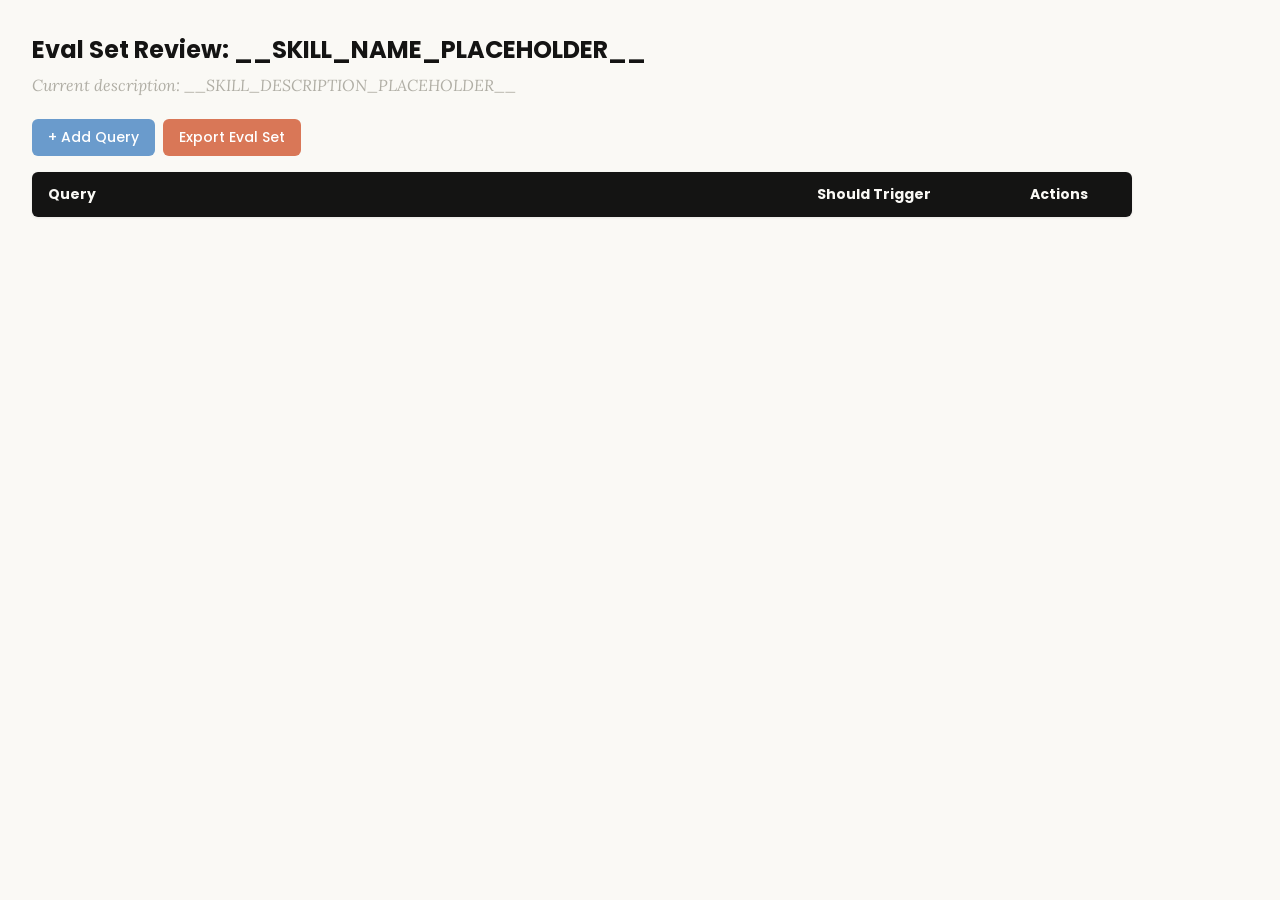
<file: skills/skill-creator/assets/eval_review.html>
<!DOCTYPE html>
<html lang="en">
<head>
  <meta charset="UTF-8">
  <meta name="viewport" content="width=device-width, initial-scale=1.0">
  <title>Eval Set Review - __SKILL_NAME_PLACEHOLDER__</title>
  <link rel="preconnect" href="https://fonts.googleapis.com">
  <link rel="preconnect" href="https://fonts.gstatic.com" crossorigin>
  <link href="https://fonts.googleapis.com/css2?family=Poppins:wght@500;600&family=Lora:wght@400;500&display=swap" rel="stylesheet">
  <style>
    * { box-sizing: border-box; margin: 0; padding: 0; }
    body { font-family: 'Lora', Georgia, serif; background: #faf9f5; padding: 2rem; color: #141413; }
    h1 { font-family: 'Poppins', sans-serif; margin-bottom: 0.5rem; font-size: 1.5rem; }
    .description { color: #b0aea5; margin-bottom: 1.5rem; font-style: italic; max-width: 900px; }
    .controls { margin-bottom: 1rem; display: flex; gap: 0.5rem; }
    .btn { font-family: 'Poppins', sans-serif; padding: 0.5rem 1rem; border: none; border-radius: 6px; cursor: pointer; font-size: 0.875rem; font-weight: 500; }
    .btn-add { background: #6a9bcc; color: white; }
    .btn-add:hover { background: #5889b8; }
    .btn-export { background: #d97757; color: white; }
    .btn-export:hover { background: #c4613f; }
    table { width: 100%; max-width: 1100px; border-collapse: collapse; background: white; border-radius: 6px; overflow: hidden; box-shadow: 0 1px 3px rgba(0,0,0,0.08); }
    th { font-family: 'Poppins', sans-serif; background: #141413; color: #faf9f5; padding: 0.75rem 1rem; text-align: left; font-size: 0.875rem; }
    td { padding: 0.75rem 1rem; border-bottom: 1px solid #e8e6dc; vertical-align: top; }
    tr:nth-child(even) td { background: #faf9f5; }
    tr:hover td { background: #f3f1ea; }
    .section-header td { background: #e8e6dc; font-family: 'Poppins', sans-serif; font-weight: 500; font-size: 0.8rem; color: #141413; text-transform: uppercase; letter-spacing: 0.05em; }
    .query-input { width: 100%; padding: 0.4rem; border: 1px solid #e8e6dc; border-radius: 4px; font-size: 0.875rem; font-family: 'Lora', Georgia, serif; resize: vertical; min-height: 60px; }
    .query-input:focus { outline: none; border-color: #d97757; box-shadow: 0 0 0 2px rgba(217,119,87,0.15); }
    .toggle { position: relative; display: inline-block; width: 44px; height: 24px; }
    .toggle input { opacity: 0; width: 0; height: 0; }
    .toggle .slider { position: absolute; inset: 0; background: #b0aea5; border-radius: 24px; cursor: pointer; transition: 0.2s; }
    .toggle .slider::before { content: ""; position: absolute; width: 18px; height: 18px; left: 3px; bottom: 3px; background: white; border-radius: 50%; transition: 0.2s; }
    .toggle input:checked + .slider { background: #d97757; }
    .toggle input:checked + .slider::before { transform: translateX(20px); }
    .btn-delete { background: #c44; color: white; padding: 0.3rem 0.6rem; border: none; border-radius: 4px; cursor: pointer; font-size: 0.75rem; font-family: 'Poppins', sans-serif; }
    .btn-delete:hover { background: #a33; }
    .summary { margin-top: 1rem; color: #b0aea5; font-size: 0.875rem; }
  </style>
</head>
<body>
  <h1>Eval Set Review: <span id="skill-name">__SKILL_NAME_PLACEHOLDER__</span></h1>
  <p class="description">Current description: <span id="skill-desc">__SKILL_DESCRIPTION_PLACEHOLDER__</span></p>

  <div class="controls">
    <button class="btn btn-add" onclick="addRow()">+ Add Query</button>
    <button class="btn btn-export" onclick="exportEvalSet()">Export Eval Set</button>
  </div>

  <table>
    <thead>
      <tr>
        <th style="width:65%">Query</th>
        <th style="width:18%">Should Trigger</th>
        <th style="width:10%">Actions</th>
      </tr>
    </thead>
    <tbody id="eval-body"></tbody>
  </table>

  <p class="summary" id="summary"></p>

  <script>
    const EVAL_DATA = __EVAL_DATA_PLACEHOLDER__;

    let evalItems = [...EVAL_DATA];

    function render() {
      const tbody = document.getElementById('eval-body');
      tbody.innerHTML = '';

      // Sort: should-trigger first, then should-not-trigger
      const sorted = evalItems
        .map((item, origIdx) => ({ ...item, origIdx }))
        .sort((a, b) => (b.should_trigger ? 1 : 0) - (a.should_trigger ? 1 : 0));

      let lastGroup = null;
      sorted.forEach(item => {
        const group = item.should_trigger ? 'trigger' : 'no-trigger';
        if (group !== lastGroup) {
          const headerRow = document.createElement('tr');
          headerRow.className = 'section-header';
          headerRow.innerHTML = `<td colspan="3">${item.should_trigger ? 'Should Trigger' : 'Should NOT Trigger'}</td>`;
          tbody.appendChild(headerRow);
          lastGroup = group;
        }

        const idx = item.origIdx;
        const tr = document.createElement('tr');
        tr.innerHTML = `
          <td><textarea class="query-input" onchange="updateQuery(${idx}, this.value)">${escapeHtml(item.query)}</textarea></td>
          <td>
            <label class="toggle">
              <input type="checkbox" ${item.should_trigger ? 'checked' : ''} onchange="updateTrigger(${idx}, this.checked)">
              <span class="slider"></span>
            </label>
            <span style="margin-left:8px;font-size:0.8rem;color:#b0aea5">${item.should_trigger ? 'Yes' : 'No'}</span>
          </td>
          <td><button class="btn-delete" onclick="deleteRow(${idx})">Delete</button></td>
        `;
        tbody.appendChild(tr);
      });
      updateSummary();
    }

    function escapeHtml(text) {
      const div = document.createElement('div');
      div.textContent = text;
      return div.innerHTML;
    }

    function updateQuery(idx, value) { evalItems[idx].query = value; updateSummary(); }
    function updateTrigger(idx, value) { evalItems[idx].should_trigger = value; render(); }
    function deleteRow(idx) { evalItems.splice(idx, 1); render(); }

    function addRow() {
      evalItems.push({ query: '', should_trigger: true });
      render();
      const inputs = document.querySelectorAll('.query-input');
      inputs[inputs.length - 1].focus();
    }

    function updateSummary() {
      const trigger = evalItems.filter(i => i.should_trigger).length;
      const noTrigger = evalItems.filter(i => !i.should_trigger).length;
      document.getElementById('summary').textContent =
        `${evalItems.length} queries total: ${trigger} should trigger, ${noTrigger} should not trigger`;
    }

    function exportEvalSet() {
      const valid = evalItems.filter(i => i.query.trim() !== '');
      const data = valid.map(i => ({ query: i.query.trim(), should_trigger: i.should_trigger }));
      const blob = new Blob([JSON.stringify(data, null, 2)], { type: 'application/json' });
      const url = URL.createObjectURL(blob);
      const a = document.createElement('a');
      a.href = url;
      a.download = 'eval_set.json';
      document.body.appendChild(a);
      a.click();
      document.body.removeChild(a);
      URL.revokeObjectURL(url);
    }

    render();
  </script>
</body>
</html>
</file>
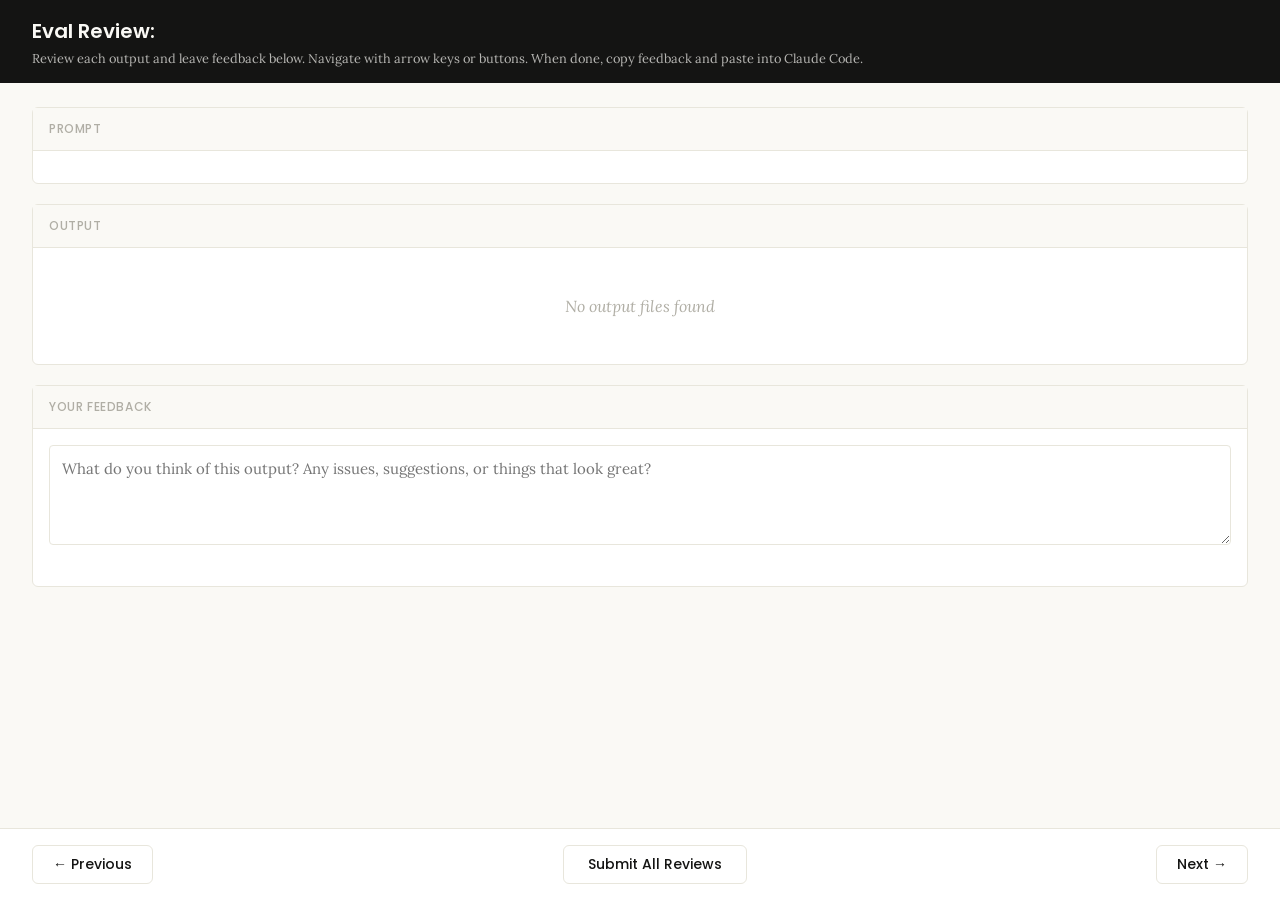
<file: skills/skill-creator/eval-viewer/viewer.html>
<!DOCTYPE html>
<html lang="en">
<head>
  <meta charset="UTF-8">
  <meta name="viewport" content="width=device-width, initial-scale=1.0">
  <title>Eval Review</title>
  <link rel="preconnect" href="https://fonts.googleapis.com">
  <link rel="preconnect" href="https://fonts.gstatic.com" crossorigin>
  <link href="https://fonts.googleapis.com/css2?family=Poppins:wght@500;600&family=Lora:wght@400;500&display=swap" rel="stylesheet">
  <script src="https://cdn.sheetjs.com/xlsx-0.20.3/package/dist/xlsx.full.min.js" integrity="sha384-EnyY0/GSHQGSxSgMwaIPzSESbqoOLSexfnSMN2AP+39Ckmn92stwABZynq1JyzdT" crossorigin="anonymous"></script>
  <style>
    :root {
      --bg: #faf9f5;
      --surface: #ffffff;
      --border: #e8e6dc;
      --text: #141413;
      --text-muted: #b0aea5;
      --accent: #d97757;
      --accent-hover: #c4613f;
      --green: #788c5d;
      --green-bg: #eef2e8;
      --red: #c44;
      --red-bg: #fceaea;
      --header-bg: #141413;
      --header-text: #faf9f5;
      --radius: 6px;
    }

    * { box-sizing: border-box; margin: 0; padding: 0; }

    body {
      font-family: 'Lora', Georgia, serif;
      background: var(--bg);
      color: var(--text);
      height: 100vh;
      display: flex;
      flex-direction: column;
    }

    /* ---- Header ---- */
    .header {
      background: var(--header-bg);
      color: var(--header-text);
      padding: 1rem 2rem;
      display: flex;
      justify-content: space-between;
      align-items: center;
      flex-shrink: 0;
    }
    .header h1 {
      font-family: 'Poppins', sans-serif;
      font-size: 1.25rem;
      font-weight: 600;
    }
    .header .instructions {
      font-size: 0.8rem;
      opacity: 0.7;
      margin-top: 0.25rem;
    }
    .header .progress {
      font-size: 0.875rem;
      opacity: 0.8;
      text-align: right;
    }

    /* ---- Main content ---- */
    .main {
      flex: 1;
      overflow-y: auto;
      padding: 1.5rem 2rem;
      display: flex;
      flex-direction: column;
      gap: 1.25rem;
    }

    /* ---- Sections ---- */
    .section {
      background: var(--surface);
      border: 1px solid var(--border);
      border-radius: var(--radius);
      flex-shrink: 0;
    }
    .section-header {
      font-family: 'Poppins', sans-serif;
      padding: 0.75rem 1rem;
      font-size: 0.75rem;
      font-weight: 500;
      text-transform: uppercase;
      letter-spacing: 0.05em;
      color: var(--text-muted);
      border-bottom: 1px solid var(--border);
      background: var(--bg);
    }
    .section-body {
      padding: 1rem;
    }

    /* ---- Config badge ---- */
    .config-badge {
      display: inline-block;
      padding: 0.2rem 0.625rem;
      border-radius: 9999px;
      font-family: 'Poppins', sans-serif;
      font-size: 0.6875rem;
      font-weight: 600;
      text-transform: uppercase;
      letter-spacing: 0.03em;
      margin-left: 0.75rem;
      vertical-align: middle;
    }
    .config-badge.config-primary {
      background: rgba(33, 150, 243, 0.12);
      color: #1976d2;
    }
    .config-badge.config-baseline {
      background: rgba(255, 193, 7, 0.15);
      color: #f57f17;
    }

    /* ---- Prompt ---- */
    .prompt-text {
      white-space: pre-wrap;
      font-size: 0.9375rem;
      line-height: 1.6;
    }

    /* ---- Outputs ---- */
    .output-file {
      border: 1px solid var(--border);
      border-radius: var(--radius);
      overflow: hidden;
    }
    .output-file + .output-file {
      margin-top: 1rem;
    }
    .output-file-header {
      padding: 0.5rem 0.75rem;
      font-size: 0.8rem;
      font-weight: 600;
      color: var(--text-muted);
      background: var(--bg);
      border-bottom: 1px solid var(--border);
      font-family: 'SF Mono', SFMono-Regular, Consolas, 'Liberation Mono', Menlo, monospace;
      display: flex;
      justify-content: space-between;
      align-items: center;
    }
    .output-file-header .dl-btn {
      font-size: 0.7rem;
      color: var(--accent);
      text-decoration: none;
      cursor: pointer;
      font-family: -apple-system, BlinkMacSystemFont, 'Segoe UI', sans-serif;
      font-weight: 500;
      opacity: 0.8;
    }
    .output-file-header .dl-btn:hover {
      opacity: 1;
      text-decoration: underline;
    }
    .output-file-content {
      padding: 0.75rem;
      overflow-x: auto;
    }
    .output-file-content pre {
      font-size: 0.8125rem;
      line-height: 1.5;
      white-space: pre-wrap;
      word-break: break-word;
      font-family: 'SF Mono', SFMono-Regular, Consolas, 'Liberation Mono', Menlo, monospace;
    }
    .output-file-content img {
      max-width: 100%;
      height: auto;
      border-radius: 4px;
    }
    .output-file-content iframe {
      width: 100%;
      height: 600px;
      border: none;
    }
    .output-file-content table {
      border-collapse: collapse;
      font-size: 0.8125rem;
      width: 100%;
    }
    .output-file-content table td,
    .output-file-content table th {
      border: 1px solid var(--border);
      padding: 0.375rem 0.5rem;
      text-align: left;
    }
    .output-file-content table th {
      background: var(--bg);
      font-weight: 600;
    }
    .output-file-content .download-link {
      display: inline-flex;
      align-items: center;
      gap: 0.5rem;
      padding: 0.5rem 1rem;
      background: var(--bg);
      border: 1px solid var(--border);
      border-radius: 4px;
      color: var(--accent);
      text-decoration: none;
      font-size: 0.875rem;
      cursor: pointer;
    }
    .output-file-content .download-link:hover {
      background: var(--border);
    }
    .empty-state {
      color: var(--text-muted);
      font-style: italic;
      padding: 2rem;
      text-align: center;
    }

    /* ---- Feedback ---- */
    .prev-feedback {
      background: var(--bg);
      border: 1px solid var(--border);
      border-radius: 4px;
      padding: 0.625rem 0.75rem;
      margin-top: 0.75rem;
      font-size: 0.8125rem;
      color: var(--text-muted);
      line-height: 1.5;
    }
    .prev-feedback-label {
      font-size: 0.7rem;
      font-weight: 600;
      text-transform: uppercase;
      letter-spacing: 0.04em;
      margin-bottom: 0.25rem;
      color: var(--text-muted);
    }
    .feedback-textarea {
      width: 100%;
      min-height: 100px;
      padding: 0.75rem;
      border: 1px solid var(--border);
      border-radius: 4px;
      font-family: inherit;
      font-size: 0.9375rem;
      line-height: 1.5;
      resize: vertical;
      color: var(--text);
    }
    .feedback-textarea:focus {
      outline: none;
      border-color: var(--accent);
      box-shadow: 0 0 0 3px rgba(37, 99, 235, 0.1);
    }
    .feedback-status {
      font-size: 0.75rem;
      color: var(--text-muted);
      margin-top: 0.5rem;
      min-height: 1.1em;
    }

    /* ---- Grades (collapsible) ---- */
    .grades-toggle {
      display: flex;
      align-items: center;
      cursor: pointer;
      user-select: none;
    }
    .grades-toggle:hover {
      color: var(--accent);
    }
    .grades-toggle .arrow {
      margin-right: 0.5rem;
      transition: transform 0.15s;
      font-size: 0.75rem;
    }
    .grades-toggle .arrow.open {
      transform: rotate(90deg);
    }
    .grades-content {
      display: none;
      margin-top: 0.75rem;
    }
    .grades-content.open {
      display: block;
    }
    .grades-summary {
      font-size: 0.875rem;
      margin-bottom: 0.75rem;
      display: flex;
      align-items: center;
      gap: 0.5rem;
    }
    .grade-badge {
      display: inline-block;
      padding: 0.125rem 0.5rem;
      border-radius: 9999px;
      font-size: 0.75rem;
      font-weight: 600;
    }
    .grade-pass { background: var(--green-bg); color: var(--green); }
    .grade-fail { background: var(--red-bg); color: var(--red); }
    .assertion-list {
      list-style: none;
    }
    .assertion-item {
      padding: 0.625rem 0;
      border-bottom: 1px solid var(--border);
      font-size: 0.8125rem;
    }
    .assertion-item:last-child { border-bottom: none; }
    .assertion-status {
      font-weight: 600;
      margin-right: 0.5rem;
    }
    .assertion-status.pass { color: var(--green); }
    .assertion-status.fail { color: var(--red); }
    .assertion-evidence {
      color: var(--text-muted);
      font-size: 0.75rem;
      margin-top: 0.25rem;
      padding-left: 1.5rem;
    }

    /* ---- View tabs ---- */
    .view-tabs {
      display: flex;
      gap: 0;
      padding: 0 2rem;
      background: var(--bg);
      border-bottom: 1px solid var(--border);
      flex-shrink: 0;
    }
    .view-tab {
      font-family: 'Poppins', sans-serif;
      padding: 0.625rem 1.25rem;
      font-size: 0.8125rem;
      font-weight: 500;
      cursor: pointer;
      border: none;
      background: none;
      color: var(--text-muted);
      border-bottom: 2px solid transparent;
      transition: all 0.15s;
    }
    .view-tab:hover { color: var(--text); }
    .view-tab.active {
      color: var(--accent);
      border-bottom-color: var(--accent);
    }
    .view-panel { display: none; }
    .view-panel.active { display: flex; flex-direction: column; flex: 1; overflow: hidden; }

    /* ---- Benchmark view ---- */
    .benchmark-view {
      padding: 1.5rem 2rem;
      overflow-y: auto;
      flex: 1;
    }
    .benchmark-table {
      border-collapse: collapse;
      background: var(--surface);
      border: 1px solid var(--border);
      border-radius: var(--radius);
      font-size: 0.8125rem;
      width: 100%;
      margin-bottom: 1.5rem;
    }
    .benchmark-table th, .benchmark-table td {
      padding: 0.625rem 0.75rem;
      text-align: left;
      border: 1px solid var(--border);
    }
    .benchmark-table th {
      font-family: 'Poppins', sans-serif;
      background: var(--header-bg);
      color: var(--header-text);
      font-weight: 500;
      font-size: 0.75rem;
      text-transform: uppercase;
      letter-spacing: 0.04em;
    }
    .benchmark-table tr:hover { background: var(--bg); }
    .benchmark-table tr.benchmark-row-with { background: rgba(33, 150, 243, 0.06); }
    .benchmark-table tr.benchmark-row-without { background: rgba(255, 193, 7, 0.06); }
    .benchmark-table tr.benchmark-row-with:hover { background: rgba(33, 150, 243, 0.12); }
    .benchmark-table tr.benchmark-row-without:hover { background: rgba(255, 193, 7, 0.12); }
    .benchmark-table tr.benchmark-row-avg { font-weight: 600; border-top: 2px solid var(--border); }
    .benchmark-table tr.benchmark-row-avg.benchmark-row-with { background: rgba(33, 150, 243, 0.12); }
    .benchmark-table tr.benchmark-row-avg.benchmark-row-without { background: rgba(255, 193, 7, 0.12); }
    .benchmark-delta-positive { color: var(--green); font-weight: 600; }
    .benchmark-delta-negative { color: var(--red); font-weight: 600; }
    .benchmark-notes {
      background: var(--surface);
      border: 1px solid var(--border);
      border-radius: var(--radius);
      padding: 1rem;
    }
    .benchmark-notes h3 {
      font-family: 'Poppins', sans-serif;
      font-size: 0.875rem;
      margin-bottom: 0.75rem;
    }
    .benchmark-notes ul {
      list-style: disc;
      padding-left: 1.25rem;
    }
    .benchmark-notes li {
      font-size: 0.8125rem;
      line-height: 1.6;
      margin-bottom: 0.375rem;
    }
    .benchmark-empty {
      color: var(--text-muted);
      font-style: italic;
      text-align: center;
      padding: 3rem;
    }

    /* ---- Navigation ---- */
    .nav {
      display: flex;
      justify-content: space-between;
      align-items: center;
      padding: 1rem 2rem;
      border-top: 1px solid var(--border);
      background: var(--surface);
      flex-shrink: 0;
    }
    .nav-btn {
      font-family: 'Poppins', sans-serif;
      padding: 0.5rem 1.25rem;
      border: 1px solid var(--border);
      border-radius: var(--radius);
      background: var(--surface);
      cursor: pointer;
      font-size: 0.875rem;
      font-weight: 500;
      color: var(--text);
      transition: all 0.15s;
    }
    .nav-btn:hover:not(:disabled) {
      background: var(--bg);
      border-color: var(--text-muted);
    }
    .nav-btn:disabled {
      opacity: 0.4;
      cursor: not-allowed;
    }
    .done-btn {
      font-family: 'Poppins', sans-serif;
      padding: 0.5rem 1.5rem;
      border: 1px solid var(--border);
      border-radius: var(--radius);
      background: var(--surface);
      color: var(--text);
      cursor: pointer;
      font-size: 0.875rem;
      font-weight: 500;
      transition: all 0.15s;
    }
    .done-btn:hover {
      background: var(--bg);
      border-color: var(--text-muted);
    }
    .done-btn.ready {
      border: none;
      background: var(--accent);
      color: white;
      font-weight: 600;
    }
    .done-btn.ready:hover {
      background: var(--accent-hover);
    }
    /* ---- Done overlay ---- */
    .done-overlay {
      display: none;
      position: fixed;
      inset: 0;
      background: rgba(0, 0, 0, 0.5);
      z-index: 100;
      justify-content: center;
      align-items: center;
    }
    .done-overlay.visible {
      display: flex;
    }
    .done-card {
      background: var(--surface);
      border-radius: 12px;
      padding: 2rem 3rem;
      text-align: center;
      box-shadow: 0 20px 60px rgba(0, 0, 0, 0.3);
      max-width: 500px;
    }
    .done-card h2 {
      font-size: 1.5rem;
      margin-bottom: 0.5rem;
    }
    .done-card p {
      color: var(--text-muted);
      margin-bottom: 1.5rem;
      line-height: 1.5;
    }
    .done-card .btn-row {
      display: flex;
      gap: 0.5rem;
      justify-content: center;
    }
    .done-card button {
      padding: 0.5rem 1.25rem;
      border: 1px solid var(--border);
      border-radius: var(--radius);
      background: var(--surface);
      cursor: pointer;
      font-size: 0.875rem;
    }
    .done-card button:hover {
      background: var(--bg);
    }
    /* ---- Toast ---- */
    .toast {
      position: fixed;
      bottom: 5rem;
      left: 50%;
      transform: translateX(-50%);
      background: var(--header-bg);
      color: var(--header-text);
      padding: 0.625rem 1.25rem;
      border-radius: var(--radius);
      font-size: 0.875rem;
      opacity: 0;
      transition: opacity 0.3s;
      pointer-events: none;
      z-index: 200;
    }
    .toast.visible {
      opacity: 1;
    }
  </style>
</head>
<body>
  <div id="app" style="height:100vh; display:flex; flex-direction:column;">
    <div class="header">
      <div>
        <h1>Eval Review: <span id="skill-name"></span></h1>
        <div class="instructions">Review each output and leave feedback below. Navigate with arrow keys or buttons. When done, copy feedback and paste into Claude Code.</div>
      </div>
      <div class="progress" id="progress"></div>
    </div>

    <!-- View tabs (only shown when benchmark data exists) -->
    <div class="view-tabs" id="view-tabs" style="display:none;">
      <button class="view-tab active" onclick="switchView('outputs')">Outputs</button>
      <button class="view-tab" onclick="switchView('benchmark')">Benchmark</button>
    </div>

    <!-- Outputs panel (qualitative review) -->
    <div class="view-panel active" id="panel-outputs">
    <div class="main">
      <!-- Prompt -->
      <div class="section">
        <div class="section-header">Prompt <span class="config-badge" id="config-badge" style="display:none;"></span></div>
        <div class="section-body">
          <div class="prompt-text" id="prompt-text"></div>
        </div>
      </div>

      <!-- Outputs -->
      <div class="section">
        <div class="section-header">Output</div>
        <div class="section-body" id="outputs-body">
          <div class="empty-state">No output files found</div>
        </div>
      </div>

      <!-- Previous Output (collapsible) -->
      <div class="section" id="prev-outputs-section" style="display:none;">
        <div class="section-header">
          <div class="grades-toggle" onclick="togglePrevOutputs()">
            <span class="arrow" id="prev-outputs-arrow">&#9654;</span>
            Previous Output
          </div>
        </div>
        <div class="grades-content" id="prev-outputs-content"></div>
      </div>

      <!-- Grades (collapsible) -->
      <div class="section" id="grades-section" style="display:none;">
        <div class="section-header">
          <div class="grades-toggle" onclick="toggleGrades()">
            <span class="arrow" id="grades-arrow">&#9654;</span>
            Formal Grades
          </div>
        </div>
        <div class="grades-content" id="grades-content"></div>
      </div>

      <!-- Feedback -->
      <div class="section">
        <div class="section-header">Your Feedback</div>
        <div class="section-body">
          <textarea
            class="feedback-textarea"
            id="feedback"
            placeholder="What do you think of this output? Any issues, suggestions, or things that look great?"
          ></textarea>
          <div class="feedback-status" id="feedback-status"></div>
          <div class="prev-feedback" id="prev-feedback" style="display:none;">
            <div class="prev-feedback-label">Previous feedback</div>
            <div id="prev-feedback-text"></div>
          </div>
        </div>
      </div>
    </div>

    <div class="nav" id="outputs-nav">
      <button class="nav-btn" id="prev-btn" onclick="navigate(-1)">&#8592; Previous</button>
      <button class="done-btn" id="done-btn" onclick="showDoneDialog()">Submit All Reviews</button>
      <button class="nav-btn" id="next-btn" onclick="navigate(1)">Next &#8594;</button>
    </div>
    </div><!-- end panel-outputs -->

    <!-- Benchmark panel (quantitative stats) -->
    <div class="view-panel" id="panel-benchmark">
      <div class="benchmark-view" id="benchmark-content">
        <div class="benchmark-empty">No benchmark data available. Run a benchmark to see quantitative results here.</div>
      </div>
    </div>
  </div>

  <!-- Done overlay -->
  <div class="done-overlay" id="done-overlay">
    <div class="done-card">
      <h2>Review Complete</h2>
      <p>Your feedback has been saved. Go back to your Claude Code session and tell Claude you're done reviewing.</p>
      <div class="btn-row">
        <button onclick="closeDoneDialog()">OK</button>
      </div>
    </div>
  </div>

  <!-- Toast -->
  <div class="toast" id="toast"></div>

  <script>
    // ---- Embedded data (injected by generate_review.py) ----
    /*__EMBEDDED_DATA__*/

    // ---- State ----
    let feedbackMap = {};  // run_id -> feedback text
    let currentIndex = 0;
    let visitedRuns = new Set();

    // ---- Init ----
    async function init() {
      // Load saved feedback from server — but only if this isn't a fresh
      // iteration (indicated by previous_feedback being present). When
      // previous feedback exists, the feedback.json on disk is stale from
      // the prior iteration and should not pre-fill the textareas.
      const hasPrevious = Object.keys(EMBEDDED_DATA.previous_feedback || {}).length > 0
        || Object.keys(EMBEDDED_DATA.previous_outputs || {}).length > 0;
      if (!hasPrevious) {
        try {
          const resp = await fetch("/api/feedback");
          const data = await resp.json();
          if (data.reviews) {
            for (const r of data.reviews) feedbackMap[r.run_id] = r.feedback;
          }
        } catch { /* first run, no feedback yet */ }
      }

      document.getElementById("skill-name").textContent = EMBEDDED_DATA.skill_name;
      showRun(0);

      // Wire up feedback auto-save
      const textarea = document.getElementById("feedback");
      let saveTimeout = null;
      textarea.addEventListener("input", () => {
        clearTimeout(saveTimeout);
        document.getElementById("feedback-status").textContent = "";
        saveTimeout = setTimeout(() => saveCurrentFeedback(), 800);
      });
    }

    // ---- Navigation ----
    function navigate(delta) {
      const newIndex = currentIndex + delta;
      if (newIndex >= 0 && newIndex < EMBEDDED_DATA.runs.length) {
        saveCurrentFeedback();
        showRun(newIndex);
      }
    }

    function updateNavButtons() {
      document.getElementById("prev-btn").disabled = currentIndex === 0;
      document.getElementById("next-btn").disabled =
        currentIndex === EMBEDDED_DATA.runs.length - 1;
    }

    // ---- Show a run ----
    function showRun(index) {
      currentIndex = index;
      const run = EMBEDDED_DATA.runs[index];

      // Progress
      document.getElementById("progress").textContent =
        `${index + 1} of ${EMBEDDED_DATA.runs.length}`;

      // Prompt
      document.getElementById("prompt-text").textContent = run.prompt;

      // Config badge
      const badge = document.getElementById("config-badge");
      const configMatch = run.id.match(/(with_skill|without_skill|new_skill|old_skill)/);
      if (configMatch) {
        const config = configMatch[1];
        const isBaseline = config === "without_skill" || config === "old_skill";
        badge.textContent = config.replace(/_/g, " ");
        badge.className = "config-badge " + (isBaseline ? "config-baseline" : "config-primary");
        badge.style.display = "inline-block";
      } else {
        badge.style.display = "none";
      }

      // Outputs
      renderOutputs(run);

      // Previous outputs
      renderPrevOutputs(run);

      // Grades
      renderGrades(run);

      // Previous feedback
      const prevFb = (EMBEDDED_DATA.previous_feedback || {})[run.id];
      const prevEl = document.getElementById("prev-feedback");
      if (prevFb) {
        document.getElementById("prev-feedback-text").textContent = prevFb;
        prevEl.style.display = "block";
      } else {
        prevEl.style.display = "none";
      }

      // Feedback
      document.getElementById("feedback").value = feedbackMap[run.id] || "";
      document.getElementById("feedback-status").textContent = "";

      updateNavButtons();

      // Track visited runs and promote done button when all visited
      visitedRuns.add(index);
      const doneBtn = document.getElementById("done-btn");
      if (visitedRuns.size >= EMBEDDED_DATA.runs.length) {
        doneBtn.classList.add("ready");
      }

      // Scroll main content to top
      document.querySelector(".main").scrollTop = 0;
    }

    // ---- Render outputs ----
    function renderOutputs(run) {
      const container = document.getElementById("outputs-body");
      container.innerHTML = "";

      const outputs = run.outputs || [];
      if (outputs.length === 0) {
        container.innerHTML = '<div class="empty-state">No output files</div>';
        return;
      }

      for (const file of outputs) {
        const fileDiv = document.createElement("div");
        fileDiv.className = "output-file";

        // Always show file header with download link
        const header = document.createElement("div");
        header.className = "output-file-header";
        const nameSpan = document.createElement("span");
        nameSpan.textContent = file.name;
        header.appendChild(nameSpan);
        const dlBtn = document.createElement("a");
        dlBtn.className = "dl-btn";
        dlBtn.textContent = "Download";
        dlBtn.download = file.name;
        dlBtn.href = getDownloadUri(file);
        header.appendChild(dlBtn);
        fileDiv.appendChild(header);

        const content = document.createElement("div");
        content.className = "output-file-content";

        if (file.type === "text") {
          const pre = document.createElement("pre");
          pre.textContent = file.content;
          content.appendChild(pre);
        } else if (file.type === "image") {
          const img = document.createElement("img");
          img.src = file.data_uri;
          img.alt = file.name;
          content.appendChild(img);
        } else if (file.type === "pdf") {
          const iframe = document.createElement("iframe");
          iframe.src = file.data_uri;
          content.appendChild(iframe);
        } else if (file.type === "xlsx") {
          renderXlsx(content, file.data_b64);
        } else if (file.type === "binary") {
          const a = document.createElement("a");
          a.className = "download-link";
          a.href = file.data_uri;
          a.download = file.name;
          a.textContent = "Download " + file.name;
          content.appendChild(a);
        } else if (file.type === "error") {
          const pre = document.createElement("pre");
          pre.textContent = file.content;
          pre.style.color = "var(--red)";
          content.appendChild(pre);
        }

        fileDiv.appendChild(content);
        container.appendChild(fileDiv);
      }
    }

    // ---- XLSX rendering via SheetJS ----
    function renderXlsx(container, b64Data) {
      try {
        const raw = Uint8Array.from(atob(b64Data), c => c.charCodeAt(0));
        const wb = XLSX.read(raw, { type: "array" });

        for (let i = 0; i < wb.SheetNames.length; i++) {
          const sheetName = wb.SheetNames[i];
          const ws = wb.Sheets[sheetName];

          if (wb.SheetNames.length > 1) {
            const sheetLabel = document.createElement("div");
            sheetLabel.style.cssText =
              "font-weight:600; font-size:0.8rem; color:#b0aea5; margin-top:0.5rem; margin-bottom:0.25rem;";
            sheetLabel.textContent = "Sheet: " + sheetName;
            container.appendChild(sheetLabel);
          }

          const htmlStr = XLSX.utils.sheet_to_html(ws, { editable: false });
          const wrapper = document.createElement("div");
          wrapper.innerHTML = htmlStr;
          container.appendChild(wrapper);
        }
      } catch (err) {
        container.textContent = "Error rendering spreadsheet: " + err.message;
      }
    }

    // ---- Grades ----
    function renderGrades(run) {
      const section = document.getElementById("grades-section");
      const content = document.getElementById("grades-content");

      if (!run.grading) {
        section.style.display = "none";
        return;
      }

      const grading = run.grading;
      section.style.display = "block";
      // Reset to collapsed
      content.classList.remove("open");
      document.getElementById("grades-arrow").classList.remove("open");

      const summary = grading.summary || {};
      const expectations = grading.expectations || [];

      let html = '<div style="padding: 1rem;">';

      // Summary line
      const passRate = summary.pass_rate != null
        ? Math.round(summary.pass_rate * 100) + "%"
        : "?";
      const badgeClass = summary.pass_rate >= 0.8 ? "grade-pass" : summary.pass_rate >= 0.5 ? "" : "grade-fail";
      html += '<div class="grades-summary">';
      html += '<span class="grade-badge ' + badgeClass + '">' + passRate + '</span>';
      html += '<span>' + (summary.passed || 0) + ' passed, ' + (summary.failed || 0) + ' failed of ' + (summary.total || 0) + '</span>';
      html += '</div>';

      // Assertions list
      html += '<ul class="assertion-list">';
      for (const exp of expectations) {
        const statusClass = exp.passed ? "pass" : "fail";
        const statusIcon = exp.passed ? "\u2713" : "\u2717";
        html += '<li class="assertion-item">';
        html += '<span class="assertion-status ' + statusClass + '">' + statusIcon + '</span>';
        html += '<span>' + escapeHtml(exp.text) + '</span>';
        if (exp.evidence) {
          html += '<div class="assertion-evidence">' + escapeHtml(exp.evidence) + '</div>';
        }
        html += '</li>';
      }
      html += '</ul>';

      html += '</div>';
      content.innerHTML = html;
    }

    function toggleGrades() {
      const content = document.getElementById("grades-content");
      const arrow = document.getElementById("grades-arrow");
      content.classList.toggle("open");
      arrow.classList.toggle("open");
    }

    // ---- Previous outputs (collapsible) ----
    function renderPrevOutputs(run) {
      const section = document.getElementById("prev-outputs-section");
      const content = document.getElementById("prev-outputs-content");
      const prevOutputs = (EMBEDDED_DATA.previous_outputs || {})[run.id];

      if (!prevOutputs || prevOutputs.length === 0) {
        section.style.display = "none";
        return;
      }

      section.style.display = "block";
      // Reset to collapsed
      content.classList.remove("open");
      document.getElementById("prev-outputs-arrow").classList.remove("open");

      // Render the files into the content area
      content.innerHTML = "";
      const wrapper = document.createElement("div");
      wrapper.style.padding = "1rem";

      for (const file of prevOutputs) {
        const fileDiv = document.createElement("div");
        fileDiv.className = "output-file";

        const header = document.createElement("div");
        header.className = "output-file-header";
        const nameSpan = document.createElement("span");
        nameSpan.textContent = file.name;
        header.appendChild(nameSpan);
        const dlBtn = document.createElement("a");
        dlBtn.className = "dl-btn";
        dlBtn.textContent = "Download";
        dlBtn.download = file.name;
        dlBtn.href = getDownloadUri(file);
        header.appendChild(dlBtn);
        fileDiv.appendChild(header);

        const fc = document.createElement("div");
        fc.className = "output-file-content";

        if (file.type === "text") {
          const pre = document.createElement("pre");
          pre.textContent = file.content;
          fc.appendChild(pre);
        } else if (file.type === "image") {
          const img = document.createElement("img");
          img.src = file.data_uri;
          img.alt = file.name;
          fc.appendChild(img);
        } else if (file.type === "pdf") {
          const iframe = document.createElement("iframe");
          iframe.src = file.data_uri;
          fc.appendChild(iframe);
        } else if (file.type === "xlsx") {
          renderXlsx(fc, file.data_b64);
        } else if (file.type === "binary") {
          const a = document.createElement("a");
          a.className = "download-link";
          a.href = file.data_uri;
          a.download = file.name;
          a.textContent = "Download " + file.name;
          fc.appendChild(a);
        }

        fileDiv.appendChild(fc);
        wrapper.appendChild(fileDiv);
      }

      content.appendChild(wrapper);
    }

    function togglePrevOutputs() {
      const content = document.getElementById("prev-outputs-content");
      const arrow = document.getElementById("prev-outputs-arrow");
      content.classList.toggle("open");
      arrow.classList.toggle("open");
    }

    // ---- Feedback (saved to server -> feedback.json) ----
    function saveCurrentFeedback() {
      const run = EMBEDDED_DATA.runs[currentIndex];
      const text = document.getElementById("feedback").value;

      if (text.trim() === "") {
        delete feedbackMap[run.id];
      } else {
        feedbackMap[run.id] = text;
      }

      // Build reviews array from map
      const reviews = [];
      for (const [run_id, feedback] of Object.entries(feedbackMap)) {
        if (feedback.trim()) {
          reviews.push({ run_id, feedback, timestamp: new Date().toISOString() });
        }
      }

      fetch("/api/feedback", {
        method: "POST",
        headers: { "Content-Type": "application/json" },
        body: JSON.stringify({ reviews, status: "in_progress" }),
      }).then(() => {
        document.getElementById("feedback-status").textContent = "Saved";
      }).catch(() => {
        // Static mode or server unavailable — no-op on auto-save,
        // feedback will be downloaded on final submit
        document.getElementById("feedback-status").textContent = "Will download on submit";
      });
    }

    // ---- Done ----
    function showDoneDialog() {
      // Save current textarea to feedbackMap (but don't POST yet)
      const run = EMBEDDED_DATA.runs[currentIndex];
      const text = document.getElementById("feedback").value;
      if (text.trim() === "") {
        delete feedbackMap[run.id];
      } else {
        feedbackMap[run.id] = text;
      }

      // POST once with status: complete — include ALL runs so the model
      // can distinguish "no feedback" (looks good) from "not reviewed"
      const reviews = [];
      const ts = new Date().toISOString();
      for (const r of EMBEDDED_DATA.runs) {
        reviews.push({ run_id: r.id, feedback: feedbackMap[r.id] || "", timestamp: ts });
      }
      const payload = JSON.stringify({ reviews, status: "complete" }, null, 2);
      fetch("/api/feedback", {
        method: "POST",
        headers: { "Content-Type": "application/json" },
        body: payload,
      }).then(() => {
        document.getElementById("done-overlay").classList.add("visible");
      }).catch(() => {
        // Server not available (static mode) — download as file
        const blob = new Blob([payload], { type: "application/json" });
        const url = URL.createObjectURL(blob);
        const a = document.createElement("a");
        a.href = url;
        a.download = "feedback.json";
        a.click();
        URL.revokeObjectURL(url);
        document.getElementById("done-overlay").classList.add("visible");
      });
    }

    function closeDoneDialog() {
      // Reset status back to in_progress
      saveCurrentFeedback();
      document.getElementById("done-overlay").classList.remove("visible");
    }

    // ---- Toast ----
    function showToast(message) {
      const toast = document.getElementById("toast");
      toast.textContent = message;
      toast.classList.add("visible");
      setTimeout(() => toast.classList.remove("visible"), 2000);
    }

    // ---- Keyboard nav ----
    document.addEventListener("keydown", (e) => {
      // Don't capture when typing in textarea
      if (e.target.tagName === "TEXTAREA") return;

      if (e.key === "ArrowLeft" || e.key === "ArrowUp") {
        e.preventDefault();
        navigate(-1);
      } else if (e.key === "ArrowRight" || e.key === "ArrowDown") {
        e.preventDefault();
        navigate(1);
      }
    });

    // ---- Util ----
    function getDownloadUri(file) {
      if (file.data_uri) return file.data_uri;
      if (file.data_b64) return "data:application/octet-stream;base64," + file.data_b64;
      if (file.type === "text") return "data:text/plain;charset=utf-8," + encodeURIComponent(file.content);
      return "#";
    }

    function escapeHtml(text) {
      const div = document.createElement("div");
      div.textContent = text;
      return div.innerHTML;
    }

    // ---- View switching ----
    function switchView(view) {
      document.querySelectorAll(".view-tab").forEach(t => t.classList.remove("active"));
      document.querySelectorAll(".view-panel").forEach(p => p.classList.remove("active"));
      document.querySelector(`[onclick="switchView('${view}')"]`).classList.add("active");
      document.getElementById("panel-" + view).classList.add("active");
    }

    // ---- Benchmark rendering ----
    function renderBenchmark() {
      const data = EMBEDDED_DATA.benchmark;
      if (!data) return;

      // Show the tabs
      document.getElementById("view-tabs").style.display = "flex";

      const container = document.getElementById("benchmark-content");
      const summary = data.run_summary || {};
      const metadata = data.metadata || {};
      const notes = data.notes || [];

      let html = "";

      // Header
      html += "<h2 style='font-family: Poppins, sans-serif; margin-bottom: 0.5rem;'>Benchmark Results</h2>";
      html += "<p style='color: var(--text-muted); font-size: 0.875rem; margin-bottom: 1.25rem;'>";
      if (metadata.skill_name) html += "<strong>" + escapeHtml(metadata.skill_name) + "</strong> &mdash; ";
      if (metadata.timestamp) html += metadata.timestamp + " &mdash; ";
      if (metadata.evals_run) html += "Evals: " + metadata.evals_run.join(", ") + " &mdash; ";
      html += (metadata.runs_per_configuration || "?") + " runs per configuration";
      html += "</p>";

      // Summary table
      html += '<table class="benchmark-table">';

      function fmtStat(stat, pct) {
        if (!stat) return "—";
        const suffix = pct ? "%" : "";
        const m = pct ? (stat.mean * 100).toFixed(0) : stat.mean.toFixed(1);
        const s = pct ? (stat.stddev * 100).toFixed(0) : stat.stddev.toFixed(1);
        return m + suffix + " ± " + s + suffix;
      }

      function deltaClass(val) {
        if (!val) return "";
        const n = parseFloat(val);
        if (n > 0) return "benchmark-delta-positive";
        if (n < 0) return "benchmark-delta-negative";
        return "";
      }

      // Discover config names dynamically (everything except "delta")
      const configs = Object.keys(summary).filter(k => k !== "delta");
      const configA = configs[0] || "config_a";
      const configB = configs[1] || "config_b";
      const labelA = configA.replace(/_/g, " ").replace(/\b\w/g, c => c.toUpperCase());
      const labelB = configB.replace(/_/g, " ").replace(/\b\w/g, c => c.toUpperCase());
      const a = summary[configA] || {};
      const b = summary[configB] || {};
      const delta = summary.delta || {};

      html += "<thead><tr><th>Metric</th><th>" + escapeHtml(labelA) + "</th><th>" + escapeHtml(labelB) + "</th><th>Delta</th></tr></thead>";
      html += "<tbody>";

      html += "<tr><td><strong>Pass Rate</strong></td>";
      html += "<td>" + fmtStat(a.pass_rate, true) + "</td>";
      html += "<td>" + fmtStat(b.pass_rate, true) + "</td>";
      html += '<td class="' + deltaClass(delta.pass_rate) + '">' + (delta.pass_rate || "—") + "</td></tr>";

      // Time (only show row if data exists)
      if (a.time_seconds || b.time_seconds) {
        html += "<tr><td><strong>Time (s)</strong></td>";
        html += "<td>" + fmtStat(a.time_seconds, false) + "</td>";
        html += "<td>" + fmtStat(b.time_seconds, false) + "</td>";
        html += '<td class="' + deltaClass(delta.time_seconds) + '">' + (delta.time_seconds ? delta.time_seconds + "s" : "—") + "</td></tr>";
      }

      // Tokens (only show row if data exists)
      if (a.tokens || b.tokens) {
        html += "<tr><td><strong>Tokens</strong></td>";
        html += "<td>" + fmtStat(a.tokens, false) + "</td>";
        html += "<td>" + fmtStat(b.tokens, false) + "</td>";
        html += '<td class="' + deltaClass(delta.tokens) + '">' + (delta.tokens || "—") + "</td></tr>";
      }

      html += "</tbody></table>";

      // Per-eval breakdown (if runs data available)
      const runs = data.runs || [];
      if (runs.length > 0) {
        const evalIds = [...new Set(runs.map(r => r.eval_id))].sort((a, b) => a - b);

        html += "<h3 style='font-family: Poppins, sans-serif; margin-bottom: 0.75rem;'>Per-Eval Breakdown</h3>";

        const hasTime = runs.some(r => r.result && r.result.time_seconds != null);
        const hasErrors = runs.some(r => r.result && r.result.errors > 0);

        for (const evalId of evalIds) {
          const evalRuns = runs.filter(r => r.eval_id === evalId);
          const evalName = evalRuns[0] && evalRuns[0].eval_name ? evalRuns[0].eval_name : "Eval " + evalId;

          html += "<h4 style='font-family: Poppins, sans-serif; margin: 1rem 0 0.5rem; color: var(--text);'>" + escapeHtml(evalName) + "</h4>";
          html += '<table class="benchmark-table">';
          html += "<thead><tr><th>Config</th><th>Run</th><th>Pass Rate</th>";
          if (hasTime) html += "<th>Time (s)</th>";
          if (hasErrors) html += "<th>Crashes During Execution</th>";
          html += "</tr></thead>";
          html += "<tbody>";

          // Group by config and render with average rows
          const configGroups = [...new Set(evalRuns.map(r => r.configuration))];
          for (let ci = 0; ci < configGroups.length; ci++) {
            const config = configGroups[ci];
            const configRuns = evalRuns.filter(r => r.configuration === config);
            if (configRuns.length === 0) continue;

            const rowClass = ci === 0 ? "benchmark-row-with" : "benchmark-row-without";
            const configLabel = config.replace(/_/g, " ").replace(/\b\w/g, c => c.toUpperCase());

            for (const run of configRuns) {
              const r = run.result || {};
              const prClass = r.pass_rate >= 0.8 ? "benchmark-delta-positive" : r.pass_rate < 0.5 ? "benchmark-delta-negative" : "";
              html += '<tr class="' + rowClass + '">';
              html += "<td>" + configLabel + "</td>";
              html += "<td>" + run.run_number + "</td>";
              html += '<td class="' + prClass + '">' + ((r.pass_rate || 0) * 100).toFixed(0) + "% (" + (r.passed || 0) + "/" + (r.total || 0) + ")</td>";
              if (hasTime) html += "<td>" + (r.time_seconds != null ? r.time_seconds.toFixed(1) : "—") + "</td>";
              if (hasErrors) html += "<td>" + (r.errors || 0) + "</td>";
              html += "</tr>";
            }

            // Average row
            const rates = configRuns.map(r => (r.result || {}).pass_rate || 0);
            const avgRate = rates.reduce((a, b) => a + b, 0) / rates.length;
            const avgPrClass = avgRate >= 0.8 ? "benchmark-delta-positive" : avgRate < 0.5 ? "benchmark-delta-negative" : "";
            html += '<tr class="benchmark-row-avg ' + rowClass + '">';
            html += "<td>" + configLabel + "</td>";
            html += "<td>Avg</td>";
            html += '<td class="' + avgPrClass + '">' + (avgRate * 100).toFixed(0) + "%</td>";
            if (hasTime) {
              const times = configRuns.map(r => (r.result || {}).time_seconds).filter(t => t != null);
              html += "<td>" + (times.length ? (times.reduce((a, b) => a + b, 0) / times.length).toFixed(1) : "—") + "</td>";
            }
            if (hasErrors) html += "<td></td>";
            html += "</tr>";
          }
          html += "</tbody></table>";

          // Per-assertion detail for this eval
          const runsWithExpectations = {};
          for (const config of configGroups) {
            runsWithExpectations[config] = evalRuns.filter(r => r.configuration === config && r.expectations && r.expectations.length > 0);
          }
          const hasAnyExpectations = Object.values(runsWithExpectations).some(runs => runs.length > 0);
          if (hasAnyExpectations) {
            // Collect all unique assertion texts across all configs
            const allAssertions = [];
            const seen = new Set();
            for (const config of configGroups) {
              for (const run of runsWithExpectations[config]) {
                for (const exp of (run.expectations || [])) {
                  if (!seen.has(exp.text)) {
                    seen.add(exp.text);
                    allAssertions.push(exp.text);
                  }
                }
              }
            }

            html += '<table class="benchmark-table" style="margin-top: 0.5rem;">';
            html += "<thead><tr><th>Assertion</th>";
            for (const config of configGroups) {
              const label = config.replace(/_/g, " ").replace(/\b\w/g, c => c.toUpperCase());
              html += "<th>" + escapeHtml(label) + "</th>";
            }
            html += "</tr></thead><tbody>";

            for (const assertionText of allAssertions) {
              html += "<tr><td>" + escapeHtml(assertionText) + "</td>";

              for (const config of configGroups) {
                html += "<td>";
                for (const run of runsWithExpectations[config]) {
                  const exp = (run.expectations || []).find(e => e.text === assertionText);
                  if (exp) {
                    const cls = exp.passed ? "benchmark-delta-positive" : "benchmark-delta-negative";
                    const icon = exp.passed ? "\u2713" : "\u2717";
                    html += '<span class="' + cls + '" title="Run ' + run.run_number + ': ' + escapeHtml(exp.evidence || "") + '">' + icon + "</span> ";
                  } else {
                    html += "— ";
                  }
                }
                html += "</td>";
              }
              html += "</tr>";
            }
            html += "</tbody></table>";
          }
        }
      }

      // Notes
      if (notes.length > 0) {
        html += '<div class="benchmark-notes">';
        html += "<h3>Analysis Notes</h3>";
        html += "<ul>";
        for (const note of notes) {
          html += "<li>" + escapeHtml(note) + "</li>";
        }
        html += "</ul></div>";
      }

      container.innerHTML = html;
    }

    // ---- Start ----
    init();
    renderBenchmark();
  </script>
</body>
</html>
</file>
